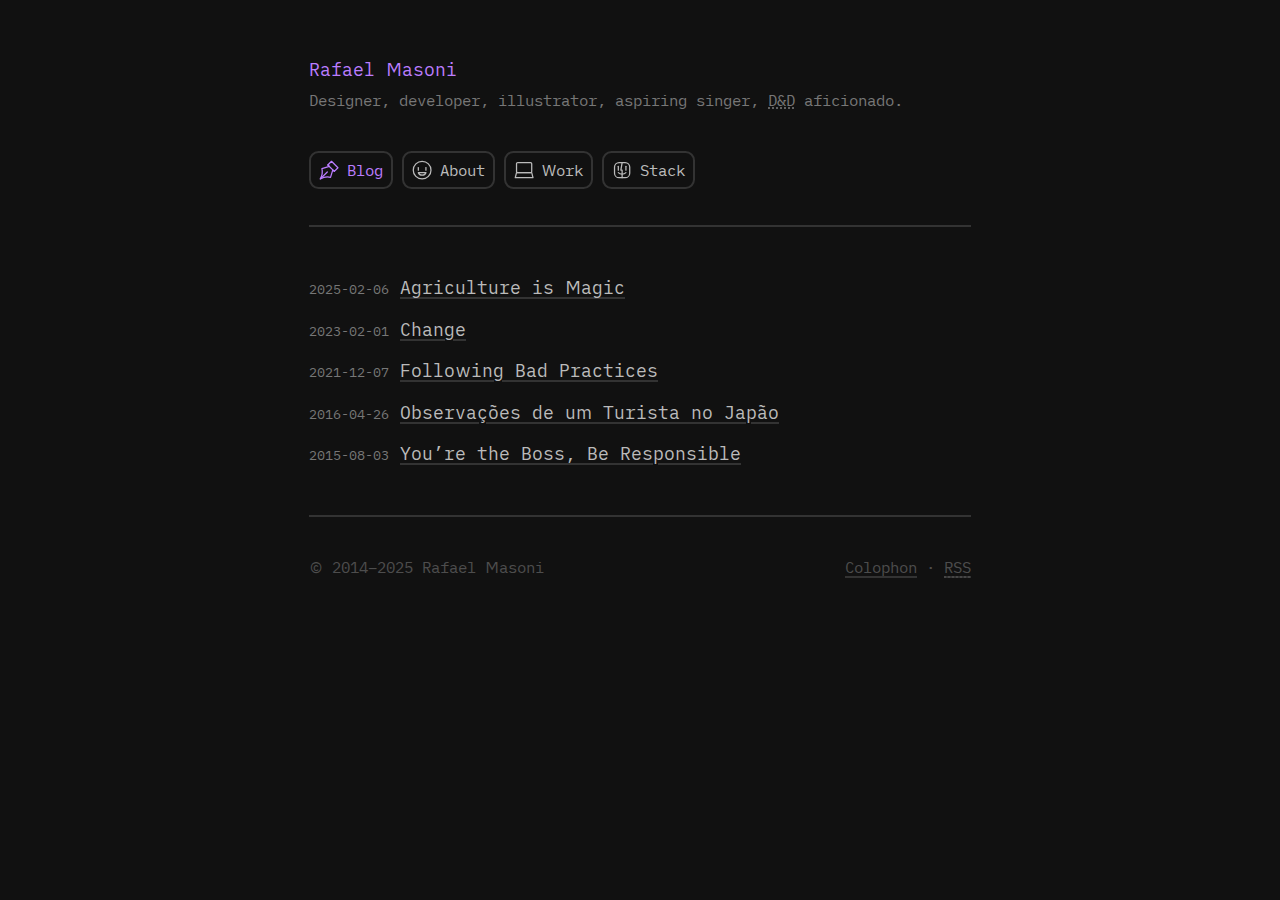
<file: index.html>
<!doctype html>
<html lang="en">
  <head>
    <meta charset="utf-8">
    <meta name="viewport" content="width=device-width, initial-scale=1">

    <meta name="generator" content="AstroNvim">

    <meta name="theme-color" content="#111111">
    <link rel="icon" href="../img/favicon.ico" sizes="32x32">
    <link rel="icon" href="../img/icon.svg" type="image/svg+xml">
    <link rel="apple-touch-icon" href="../img/apple-touch-icon.png">
    <meta property="og:image" content="https://rmasoni.com/img/ograph/index.webp">

    <link rel="alternate" type="application/rss+xml" title="Rafael Masoni’s Blog" href="feed.xml">
    <link rel="me" href="https://mastodon.social/@rmasoni">

    <link rel="stylesheet" href="css/styles.css">

    <title>Rafael Masoni — Designer, developer, illustrator, aspiring singer, D&D aficionado.</title>
  </head>
  <body>

    <header class="site__header">
      <a class="site__title" href="index.html">Rafael Masoni</a>
      <p class="site__tagline">Designer, developer, illustrator, aspiring singer, <abbr title="Dungeons & Dragons">D&D</abbr> aficionado.</p>
      <nav class="site__menu">
        <a class="site__menu-item site__menu-item--active" aria-current="page" href="index.html">
          <svg class="site__menu-icon" viewBox="0 0 16 16">
            <path d="m10.907 7.807-1.794 5.88c-4.109-.991-8.063 1.263-8.063 1.263s2.254-3.954 1.263-8.063l5.88-1.794-1.193-1.193 2.87-2.87 5.1 5.1-2.87 2.87z"/>
            <path d="m1.05 14.95 5.525-5.525"/>
            <path d="m7 3.9 5.1 5.1"/>
          </svg>
          Blog
        </a>
        <a class="site__menu-item" href="about.html">
          <svg class="site__menu-icon" viewBox="0 0 16 16">
            <circle cx="8" cy="8" r="7"/>
            <path d="m5 6v2"/>
            <path d="m11 6v2"/>
            <path d="m5 9.998c1.017 2.686 5.001 2.713 6 .01z"/>
          </svg>
          About
        </a>
        <a class="site__menu-item" href="work.html">
          <svg class="site__menu-icon" viewBox="0 0 16 16">
            <path d="m14 2.948v6.104c0 .523-.425.948-.948.948h-10.104c-.523 0-.948-.425-.948-.948v-6.104c0-.523.425-.948.948-.948h10.104c.523 0 .948.425.948.948z"/><path d="m14 10 1 4h-14l1-4z"/>
          </svg>
          Work
        </a>
        <a class="site__menu-item" href="stack.html">
          <svg class="site__menu-icon" viewBox="0 0 16 16">
            <path d="m14 5.618v4.764c0 1.997-1.621 3.618-3.618 3.618h-4.764c-1.997 0-3.618-1.621-3.618-3.618v-4.764c0-1.997 1.621-3.618 3.618-3.618h4.764c1.997 0 3.618 1.621 3.618 3.618z"/>
            <path d="m5 5v3"/>
            <path d="m11 5v3"/>
            <path d="m8 2-1 6h1v6"/>
            <path d="m5 10c1.484 1.52 4.507 1.493 6 0"/>
          </svg>
          Stack
        </a>
      </nav>
    </header>

    <main class="site__body">
      <ol class="posts__list">
        <li class="posts__item">
          <time class="posts__date" datetime="2025-02-06">2025-02-06</time>
          <a class="posts__title" href="blog/agriculture-is-magic.html">Agriculture is Magic</a>
        </li>
        <li class="posts__item">
          <time class="posts__date" datetime="2023-02-01">2023-02-01</time>
          <a class="posts__title" href="blog/change.html">Change</a>
        </li>
        <li class="posts__item">
          <time class="posts__date" datetime="2021-12-07">2021-12-07</time>
          <a class="posts__title" href="blog/following-bad-practices.html">Following Bad Practices</a>
        </li>
        <li class="posts__item">
          <time class="posts__date" datetime="2016-04-26">2016-04-26</time>
          <a class="posts__title" href="blog/observacoes-de-um-turista-no-japao.html">Observações de um Turista no Japão</a>
        </li>
        <li class="posts__item">
          <time class="posts__date" datetime="2015-08-03">2015-08-03</time>
          <a class="posts__title" href="blog/youre-the-boss-be-responsible.html">You’re the Boss, Be Responsible</a>
        </li>
      </ol>
    </main>

    <footer class="site__footer">
      <p>&copy; <time>2014</time>–<time>2025</time> Rafael Masoni</p>
      <nav class="site__footer-menu">
        <a class="site__footer-link" href="colophon.html">Colophon</a>
        <span aria-hidden="true">&middot;</span>
        <a class="site__footer-link" href="feed.xml"><abbr title="Really Simple Syndication">RSS</abbr></a>
      </nav>
    </footer>

  </body>
</html>
</file>
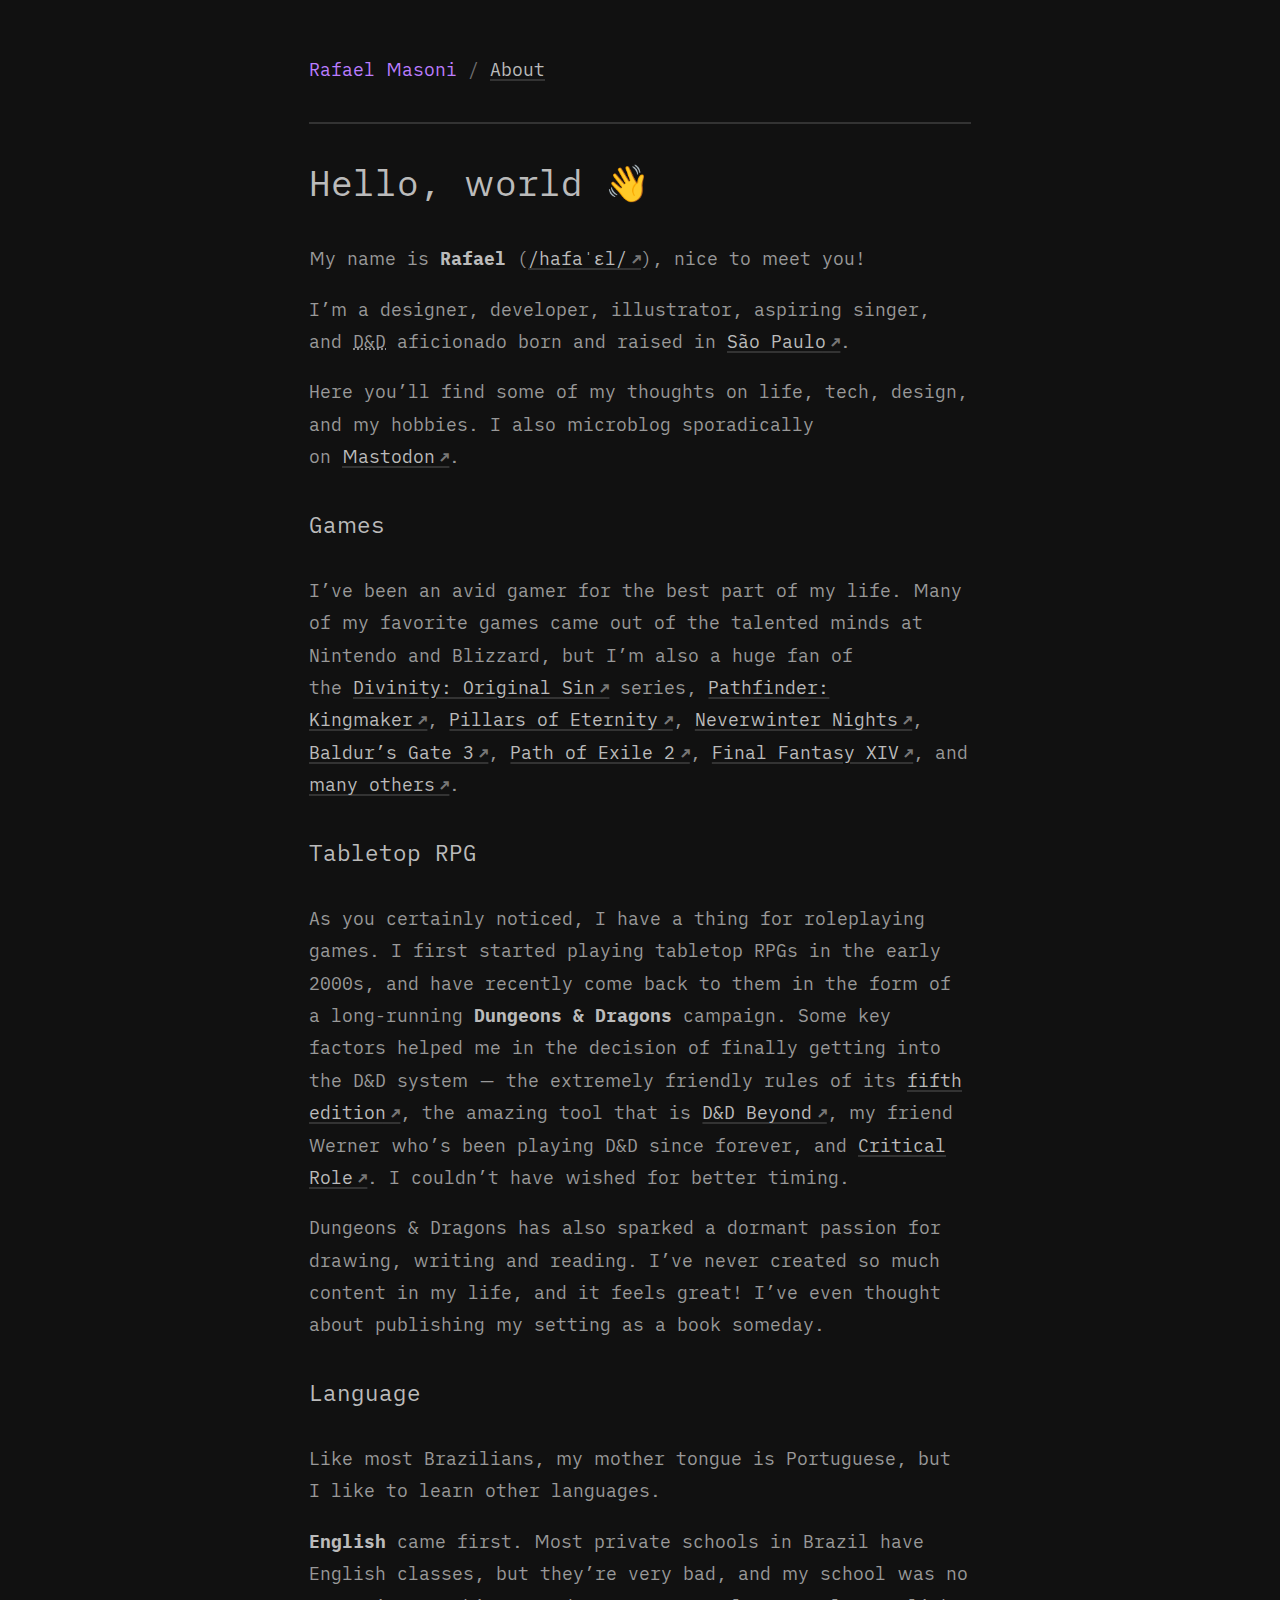
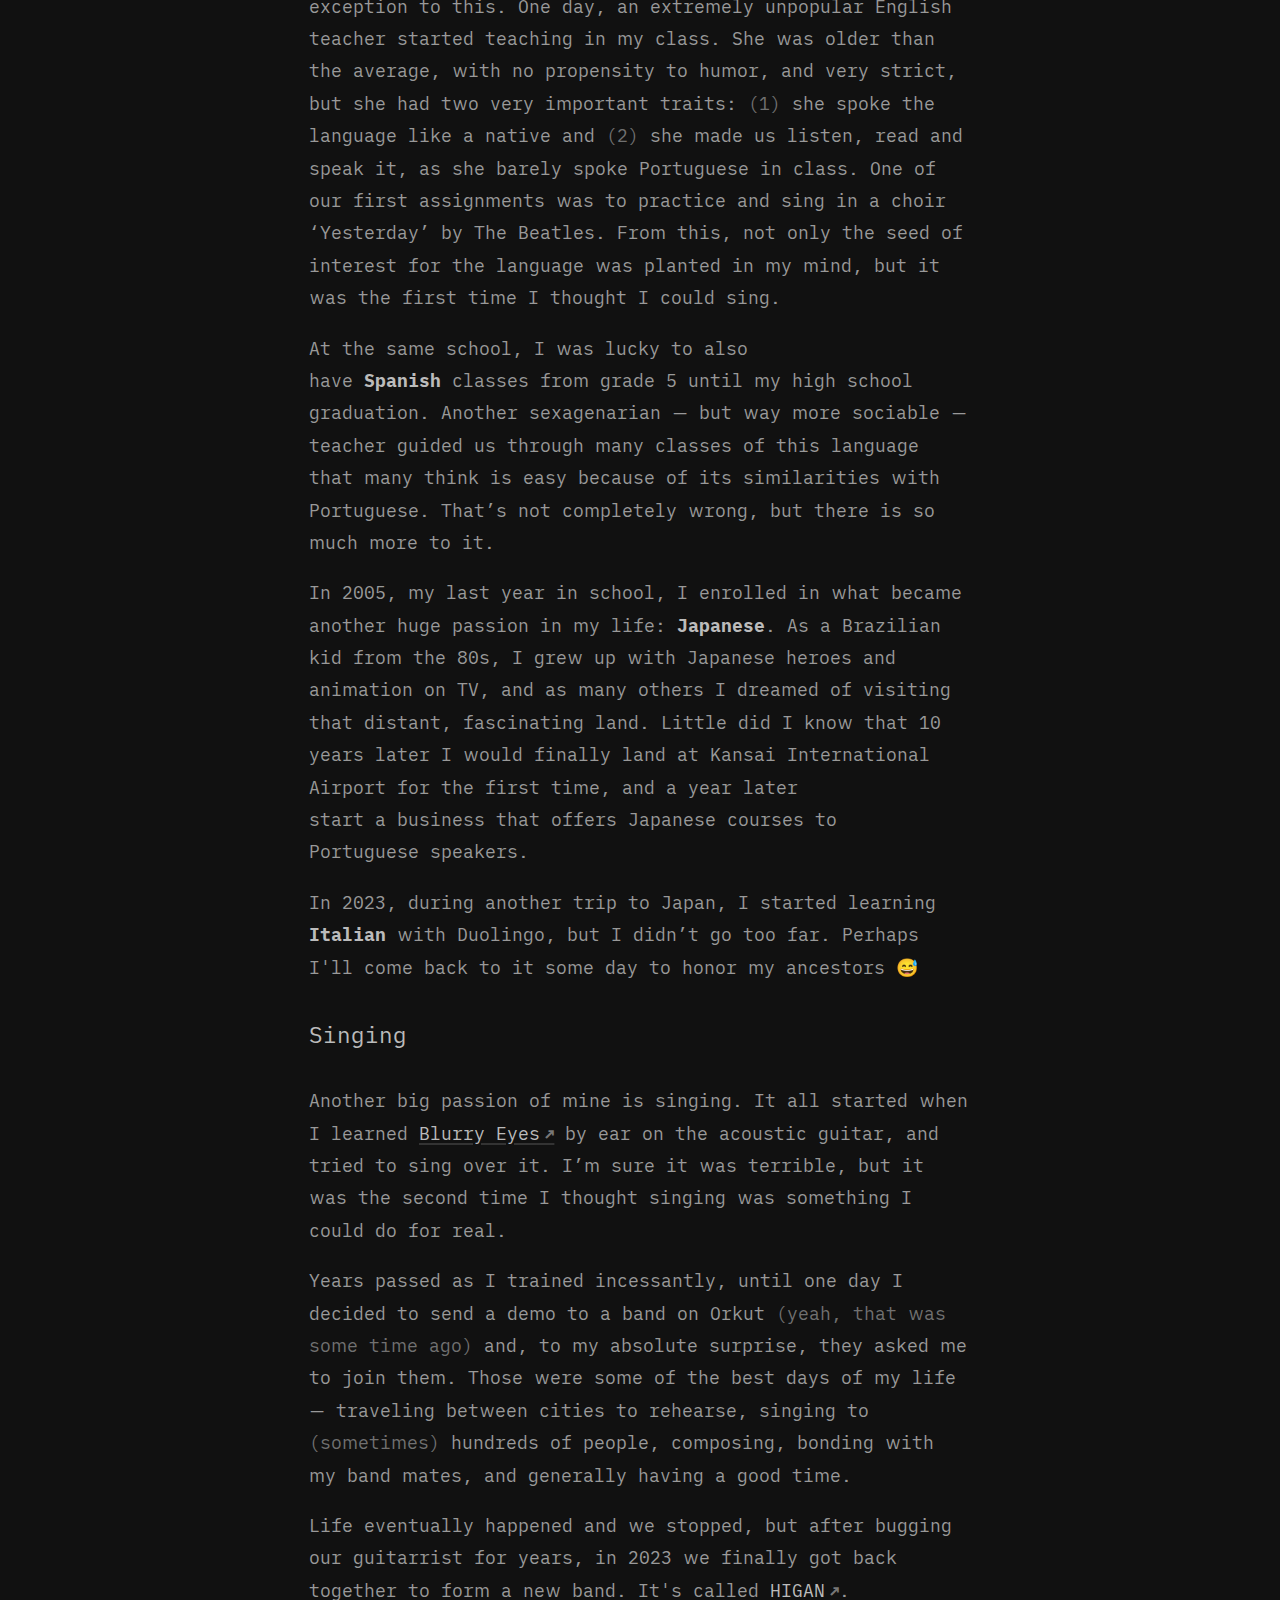
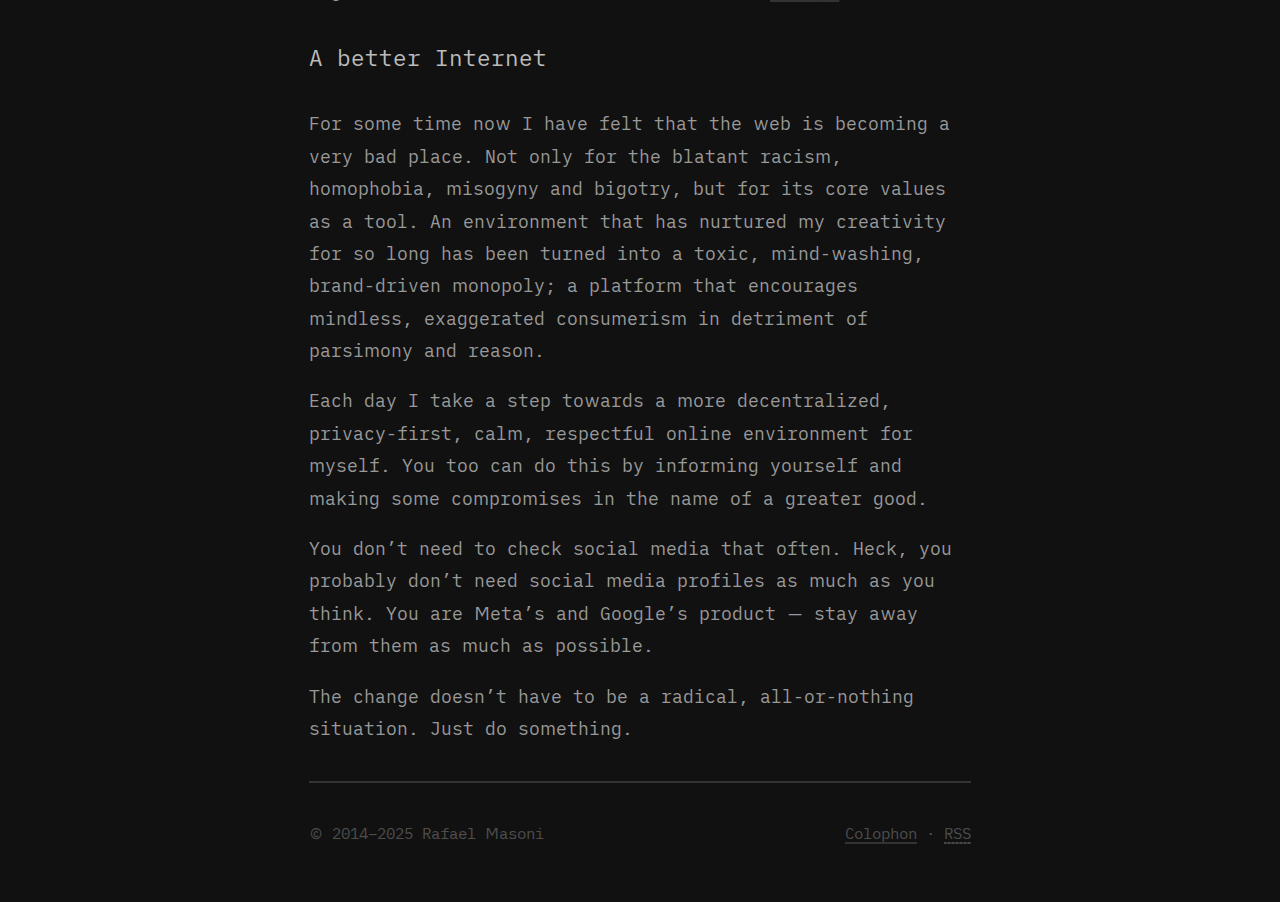
<file: about.html>
<!doctype html>
<html lang="en">
  <head>
    <meta charset="utf-8">
    <meta name="viewport" content="width=device-width, initial-scale=1">

    <meta name="generator" content="AstroNvim">

    <meta name="theme-color" content="#111111">
    <link rel="icon" href="../img/favicon.ico" sizes="32x32">
    <link rel="icon" href="../img/icon.svg" type="image/svg+xml">
    <link rel="apple-touch-icon" href="../img/apple-touch-icon.png">
    <meta property="og:image" content="https://rmasoni.com/img/ograph/about.webp">

    <link rel="alternate" type="application/rss+xml" title="Rafael Masoni’s Blog" href="feed.xml">
    <link rel="me" href="https://mastodon.social/@rmasoni">

    <link rel="stylesheet" href="css/styles.css">

    <title>About | Rafael Masoni</title>
  </head>
  <body>

    <header class="site__header">
      <a class="site__title" href="index.html">Rafael Masoni</a>
      <span class="muted">/</span>
      <a href="about.html">About</a>
    </header>

    <main class="site__body">
      <article class="post">
        <header class="post__header">
          <h1 class="post__title">Hello, world <span role="img" aria-label="hand wave">👋</span></h1>
        </header>
        <section class="post__body">
          <p>My name is <strong>Rafael</strong> (<a href="https://ipa-reader.com/?text=%2Fhafaˈ%C9%9Bl%2F&voice=Ricardo">/hafaˈɛl/</a>), nice to meet you!</p>
          <p>I’m a designer, developer, illustrator, aspiring singer, and <abbr title="Dungeons & Dragons">D&amp;D</abbr> aficionado born and raised in <a href="https://en.wikipedia.org/wiki/São_Paulo">São Paulo</a>.</p>
          <p>Here you’ll find some of my thoughts on life, tech, design, and my hobbies. I also microblog sporadically on <a rel="me" href="https://mastodon.social/@rmasoni">Mastodon</a>.</p>
          <h2>Games</h2>
          <p>I’ve been an avid gamer for the best part of my life. Many of my favorite games came out of the talented minds at Nintendo and Blizzard, but I’m also a huge fan of the <a href="https://divinity.game/">Divinity: Original Sin</a> series, <a href="https://kingmaker.owlcatgames.com/">Pathfinder: Kingmaker</a>, <a href="https://eternity.obsidian.net/">Pillars of Eternity</a>, <a href="https://www.beamdog.com/games/neverwinter-nights-enhanced">Neverwinter Nights</a>, <a href="https://baldursgate3.game">Baldur’s Gate 3</a>, <a href="https://pathofexile2.com">Path of Exile 2</a>, <a href="http://web.finalfantasyxiv.com">Final Fantasy XIV</a>, and <a href="https://steamcommunity.com/id/miriadis/">many others</a>.</p>
          <h2>Tabletop RPG</h2>
          <p>As you certainly noticed, I have a thing for roleplaying games. I first started playing tabletop RPGs in the early 2000s, and have recently come back to them in the form of a long-running <strong>Dungeons &amp; Dragons</strong> campaign. Some key factors helped me in the decision of finally getting into the D&amp;D system — the extremely friendly rules of its <a href="https://www.dndbeyond.com/sources/dnd/free-rules">fifth edition</a>, the amazing tool that is <a href="https://dndbeyond.com/">D&amp;D Beyond</a>, my friend Werner who’s been playing D&amp;D since forever, and <a href="https://critrole.com/">Critical Role</a>. I couldn’t have wished for better timing.</p>
          <p>Dungeons &amp; Dragons has also sparked a dormant passion for drawing, writing and reading. I’ve never created so much content in my life, and it feels great! I’ve even thought about publishing my setting as a book someday.</p>
          <h2>Language</h2>
          <p>Like most Brazilians, my mother tongue is Portuguese, but I like to learn other languages.</p>
          <p><strong>English</strong> came first. Most private schools in Brazil have English classes, but they’re very bad, and my school was no exception to this. One day, an extremely unpopular English teacher started teaching in my class. She was older than the average, with no propensity to humor, and very strict, but she had two very important traits: <span class="muted">(1)</span> she spoke the language like a native and <span class="muted">(2)</span> she made us listen, read and speak it, as she barely spoke Portuguese in class. One of our first assignments was to practice and sing in a choir ‘Yesterday’ by The Beatles. From this, not only the seed of interest for the language was planted in my mind, but it was the first time I thought I could sing.</p>
          <p>At the same school, I was lucky to also have <strong>Spanish</strong> classes from grade 5 until my high school graduation. Another sexagenarian — but way more sociable — teacher guided us through many classes of this language that many think is easy because of its similarities with Portuguese. That’s not completely wrong, but there is so much more to it.</p>
          <p>In 2005, my last year in school, I enrolled in what became another huge passion in my life: <strong>Japanese</strong>. As a Brazilian kid from the 80s, I grew up with Japanese heroes and animation on TV, and as many others I dreamed of visiting that distant, fascinating land. Little did I know that 10 years later I would finally land at Kansai International Airport for the first time, and a year later start a business that offers Japanese courses to Portuguese speakers.</p>
          <p>In 2023, during another trip to Japan, I started learning <strong>Italian</strong> with Duolingo, but I didn’t go too far. Perhaps I'll come back to it some day to honor my ancestors <span role="img" aria-label="grinning face with sweat">😅</span></p>
          <h2>Singing</h2>
          <p>Another big passion of mine is singing. It all started when I learned <a href="https://www.youtube.com/watch?v=RaV8KtB2QTM">Blurry Eyes</a> by ear on the acoustic guitar, and tried to sing over it. I’m sure it was terrible, but it was the second time I thought singing was something I could do for real.</p>
          <p>Years passed as I trained incessantly, until one day I decided to send a demo to a band on Orkut <span class="muted">(yeah, that was some time ago)</span> and, to my absolute surprise, they asked me to join them. Those were some of the best days of my life — traveling between cities to rehearse, singing to <span class="muted">(sometimes)</span> hundreds of people, composing, bonding with my band mates, and generally having a good time.</p>
          <p>Life eventually happened and we stopped, but after bugging our guitarrist for years, in 2023 we finally got back together to form a new band. It's called <a href="https://instagram.com/higan_band">HIGAN</a>.</p>
          <h2>A better Internet</h2>
          <p>For some time now I have felt that the web is becoming a very bad place. Not only for the blatant racism, homophobia, misogyny and bigotry, but for its core values as a tool. An environment that has nurtured my creativity for so long has been turned into a toxic, mind-washing, brand-driven monopoly; a platform that encourages mindless, exaggerated consumerism in detriment of parsimony and reason.</p>
          <p>Each day I take a step towards a more decentralized, privacy-first, calm, respectful online environment for myself. You too can do this by informing yourself and making some compromises in the name of a greater good.</p>
          <p>You don’t need to check social media that often. Heck, you probably don’t need social media profiles as much as you think. You are Meta’s and Google’s product — stay away from them as much as possible.</p>
          <p>The change doesn’t have to be a radical, all-or-nothing situation. Just do something.</p>
        </section>
        <footer class="post__footer">

        </footer>
      </article>
    </main>

    <footer class="site__footer">
      <p>&copy; <time>2014</time>–<time>2025</time> Rafael Masoni</p>
      <nav class="site__footer-menu">
        <a class="site__footer-link" href="colophon.html">Colophon</a>
        <span aria-hidden="true">&middot;</span>
        <a class="site__footer-link" href="feed.xml"><abbr title="Really Simple Syndication">RSS</abbr></a>
      </nav>
    </footer>

  </body>
</html>
</file>
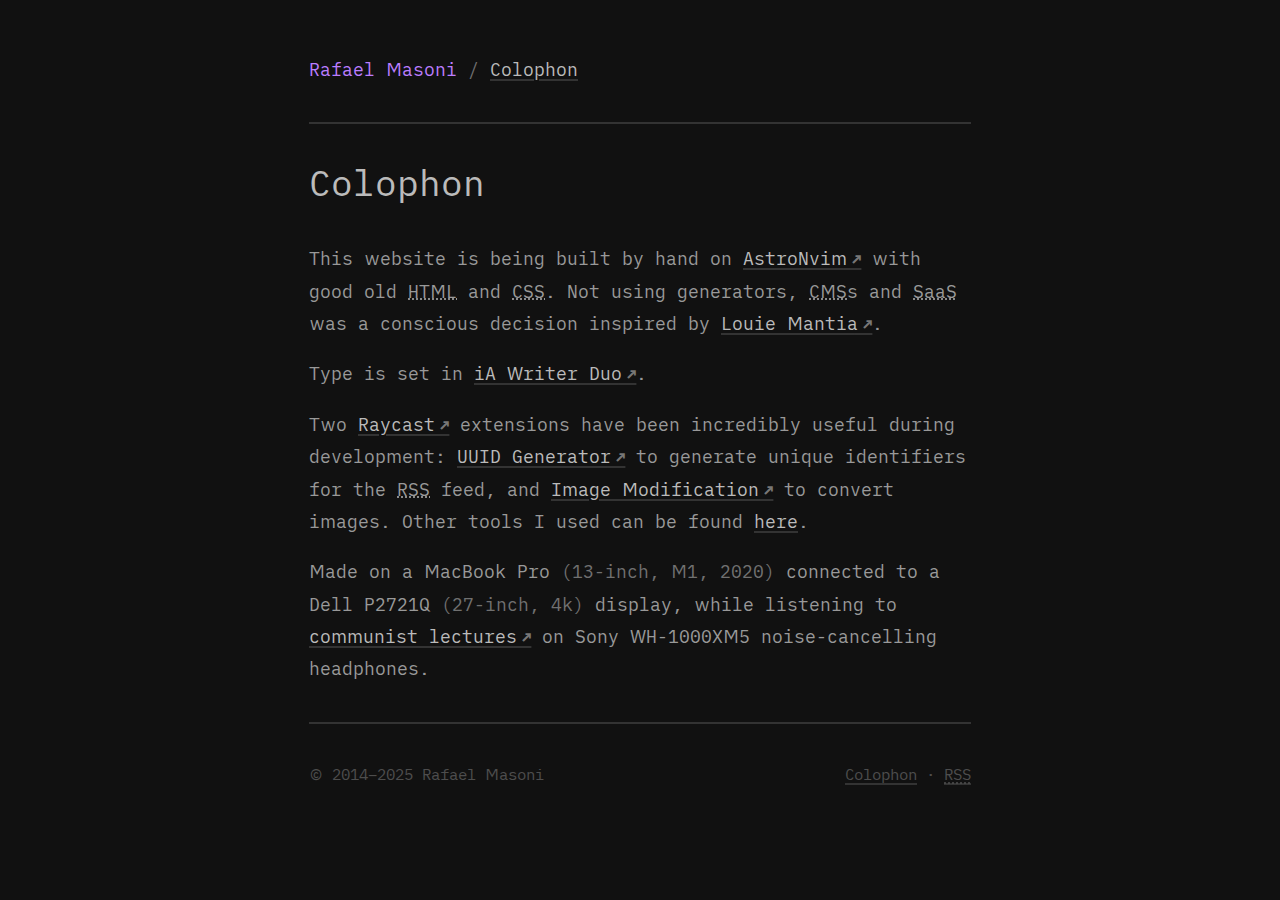
<file: colophon.html>
<!doctype html>
<html lang="en">
  <head>
    <meta charset="utf-8">
    <meta name="viewport" content="width=device-width, initial-scale=1">

    <meta name="generator" content="AstroNvim">

    <meta name="theme-color" content="#111111">
    <link rel="icon" href="../img/favicon.ico" sizes="32x32">
    <link rel="icon" href="../img/icon.svg" type="image/svg+xml">
    <link rel="apple-touch-icon" href="../img/apple-touch-icon.png">
    <meta property="og:image" content="https://rmasoni.com/img/ograph/colophon.webp">

    <link rel="alternate" type="application/rss+xml" title="Rafael Masoni’s Blog" href="feed.xml">
    <link rel="me" href="https://mastodon.social/@rmasoni">

    <link rel="stylesheet" href="css/styles.css">

    <title>Colophon | Rafael Masoni</title>
  </head>
  <body>

    <header class="site__header">
      <a class="site__title" href="index.html">Rafael Masoni</a>
      <span class="muted">/</span>
      <a href="colophon.html">Colophon</a>
    </header>

    <main class="site__body">
      <article class="post">
        <header class="post__header">
          <h1 class="post__title">Colophon</h1>
        </header>
        <section class="post__body">
          <p>This website is being built by hand on <a href="https://astronvim.com">AstroNvim</a> with good old <abbr title="HyperText Markup Language">HTML</abbr> and <abbr title="Cascading Style Sheets">CSS</abbr>. Not using generators, <abbr title="Content Management System">CMS</abbr>s and <abbr title="Software as a Service">SaaS</abbr> was a conscious decision inspired by <a href="https://lmnt.me/blog/make-a-damn-website.html">Louie Mantia</a>.</p>
          <p>Type is set in <a href="https://ia.net/topics/a-typographic-christmas">iA Writer Duo</a>.</p>
          <p>Two <a href="https://www.raycast.com">Raycast</a> extensions have been incredibly useful during development: <a href="https://www.raycast.com/jmaeso/uuid-generator">UUID Generator</a> to generate unique identifiers for the <abbr title="Really Simple Syndication">RSS</abbr> feed, and <a href="https://www.raycast.com/HelloImSteven/sips">Image Modification</a> to convert images. Other tools I used can be found <a href="stack.html">here</a>.</p>
          <p>Made on a MacBook Pro <span class="muted">(13-inch, M1, 2020)</span> connected to a Dell P2721Q <span class="muted">(27-inch, 4k)</span> display, while listening to <a href="https://www.youtube.com/watch?v=HMgG3KwkJnw">communist lectures</a> on Sony WH-1000XM5 noise-cancelling headphones.</p>
        </section>
        <footer class="post__footer">

        </footer>
      </article>
    </main>

    <footer class="site__footer">
      <p>&copy; <time>2014</time>–<time>2025</time> Rafael Masoni</p>
      <nav class="site__footer-menu">
        <a class="site__footer-link" href="colophon.html">Colophon</a>
        <span aria-hidden="true">&middot;</span>
        <a class="site__footer-link" href="feed.xml"><abbr title="Really Simple Syndication">RSS</abbr></a>
      </nav>
    </footer>

  </body>
</html>
</file>
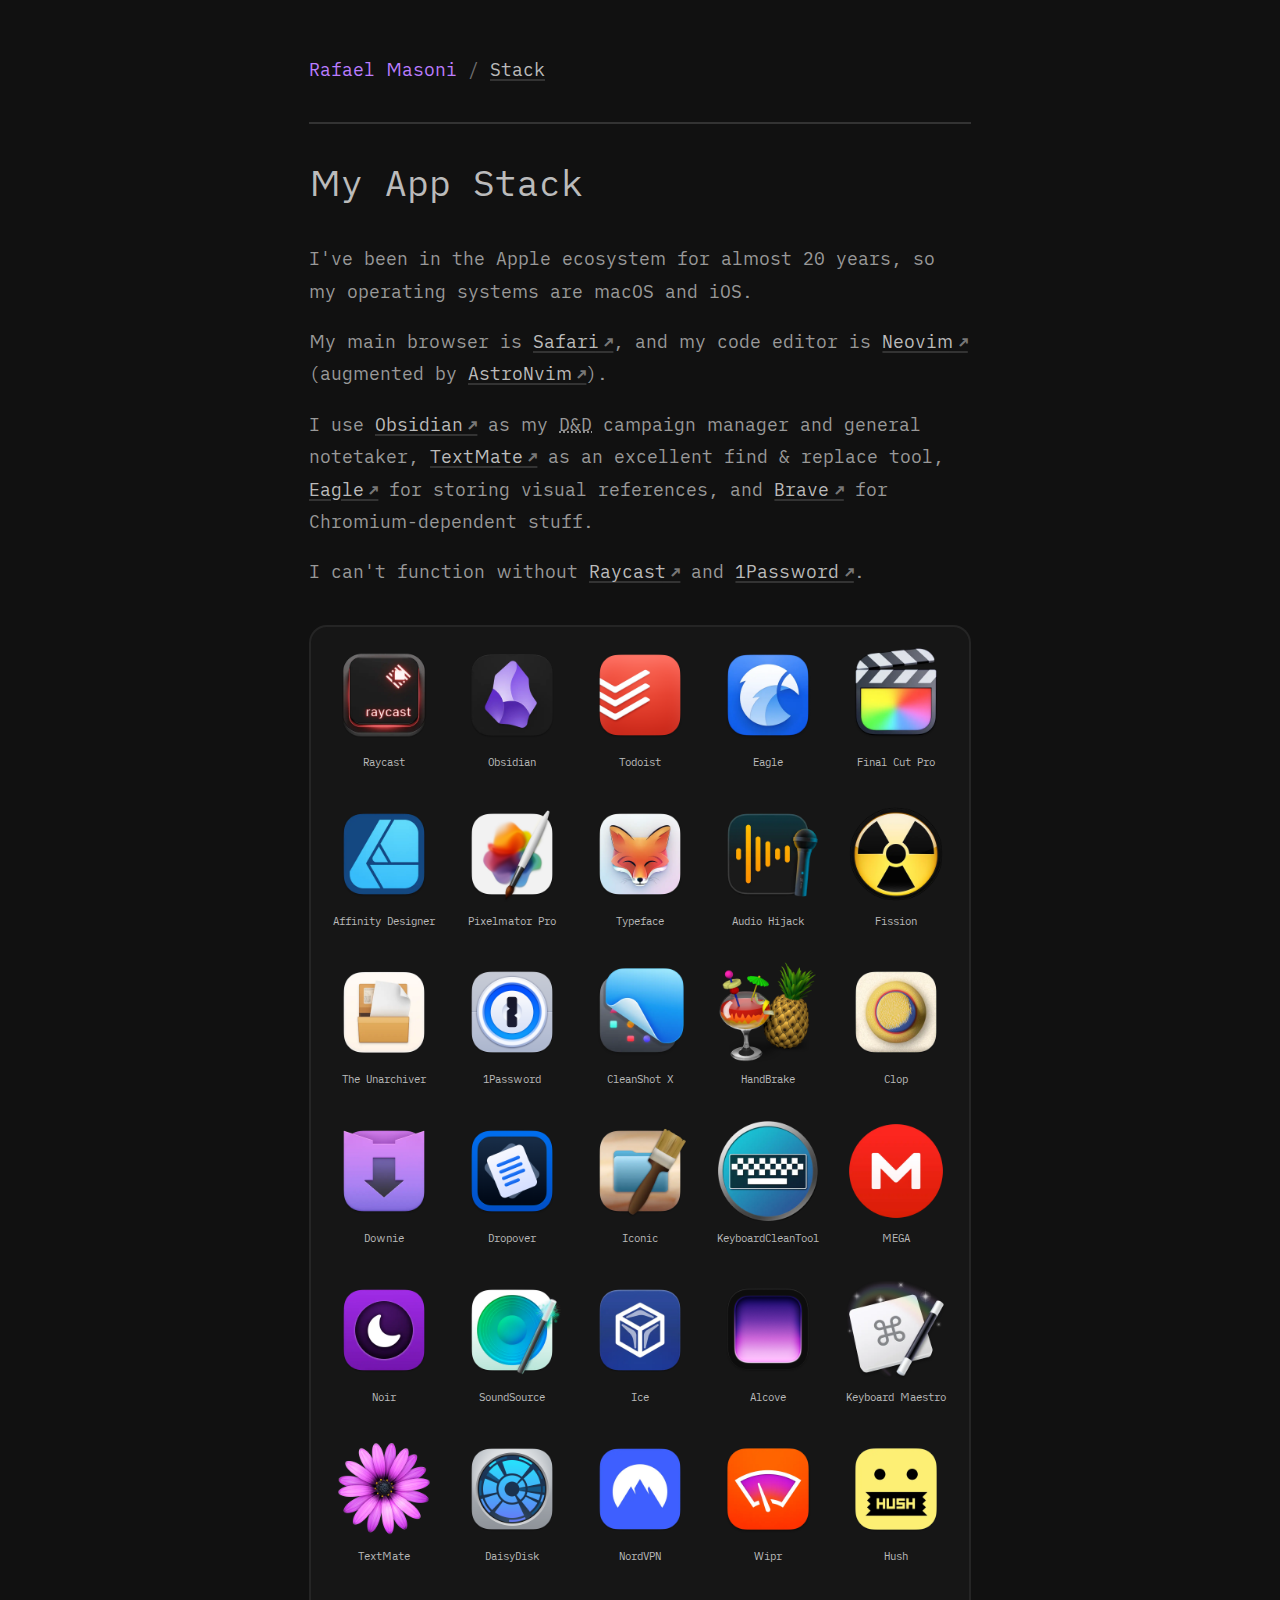
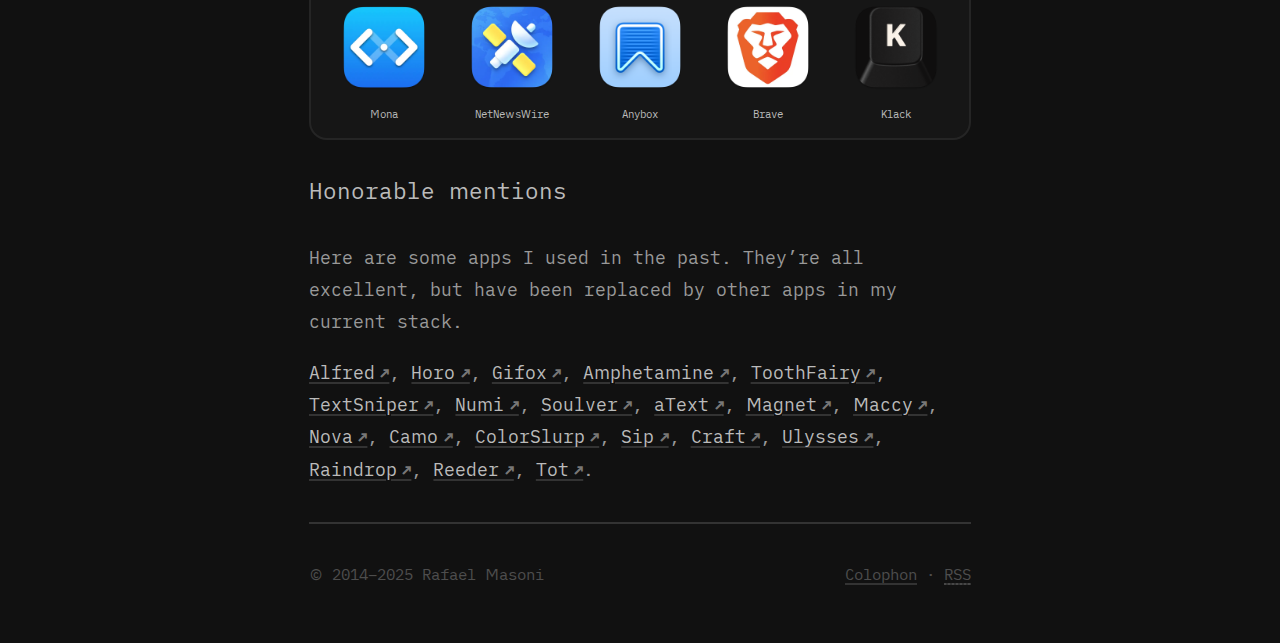
<file: stack.html>
<!doctype html>
<html lang="en">
  <head>
    <meta charset="utf-8">
    <meta name="viewport" content="width=device-width, initial-scale=1">

    <meta name="generator" content="AstroNvim">

    <meta name="theme-color" content="#111111">
    <link rel="icon" href="../img/favicon.ico" sizes="32x32">
    <link rel="icon" href="../img/icon.svg" type="image/svg+xml">
    <link rel="apple-touch-icon" href="../img/apple-touch-icon.png">
    <meta property="og:image" content="https://rmasoni.com/img/ograph/stack.webp">

    <link rel="alternate" type="application/rss+xml" title="Rafael Masoni’s Blog" href="feed.xml">
    <link rel="me" href="https://mastodon.social/@rmasoni">

    <link rel="stylesheet" href="css/styles.css">

    <title>My App Stack | Rafael Masoni</title>
  </head>
  <body>

    <header class="site__header">
      <a class="site__title" href="index.html">Rafael Masoni</a>
      <span class="muted">/</span>
      <a href="stack.html">Stack</a>
    </header>

    <main class="site__body">
      <article class="post">
        <header class="post__header">
          <h1 class="post__title">My App Stack</h1>
        </header>
        <section class="post__body">
          <p>I've been in the Apple ecosystem for almost 20 years, so my operating systems are macOS and iOS.</p>
          <p>My main browser is <a target="_blank" href="https://www.apple.com/safari/">Safari</a>, and my code editor is <a target="_blank" href="https://neovim.io">Neovim</a> (augmented by <a target="_blank" href="https://astronvim.com">AstroNvim</a>).</p>
          <p>I use <a target="_blank" href="https://obsidian.md">Obsidian</a> as my <abbr title="Dungeons & Dragons">D&D</abbr> campaign manager and general notetaker, <a target="_blank" href="https://macromates.com">TextMate</a> as an excellent find & replace tool, <a href="https://eagle.cool">Eagle</a> for storing visual references, and <a target="_blank" href="https://brave.com">Brave</a> for Chromium-dependent stuff.</p>
          <p>I can't function without <a target="_blank" href="https://raycast.com">Raycast</a> and <a target="_blank" href="https://1password.com">1Password</a>.</p>

          <ul class="app__list">
            <li class="app__item">
              <a class="app__link" target="_blank" href="https://raycast.com">
                <img class="app__icon" src="img/stack/raycast.webp" alt="" loading="lazy" width="100px">
                <span class="app__name">Raycast</span>
              </a>
            </li>
            <li class="app__item">
              <a class="app__link" target="_blank" href="https://obsidian.md">
                <img class="app__icon" src="img/stack/obsidian.webp" alt="" loading="lazy" width="100px">
                <span class="app__name">Obsidian</span>
              </a>
            </li>
            <li class="app__item">
              <a class="app__link" target="_blank" href="https://todoist.com">
                <img class="app__icon" src="img/stack/todoist.webp" alt="" loading="lazy" width="100px">
                <span class="app__name">Todoist</span>
              </a>
            </li>
            <li class="app__item">
              <a class="app__link" target="_blank" href="https://eagle.cool">
                <img class="app__icon" src="img/stack/eagle.webp" alt="" loading="lazy" width="100px">
                <span class="app__name">Eagle</span>
              </a>
            </li>
            <li class="app__item">
              <a class="app__link" target="_blank" href="https://www.apple.com/final-cut-pro/">
                <img class="app__icon" src="img/stack/final-cut-pro.webp" alt="" loading="lazy" width="100px">
                <span class="app__name">Final Cut Pro</span>
              </a>
            </li>
            <li class="app__item">
              <a class="app__link" target="_blank" href="https://affinity.serif.com/en-us/designer/">
                <img class="app__icon" src="img/stack/affinity-designer.webp" alt="" loading="lazy" width="100px">
                <span class="app__name">Affinity Designer</span>
              </a>
            </li>
            <li class="app__item">
              <a class="app__link" target="_blank" href="https://www.pixelmator.com/pro/">
                <img class="app__icon" src="img/stack/pixelmator-pro.webp" alt="" loading="lazy" width="100px">
                <span class="app__name">Pixelmator Pro</span>
              </a>
            </li>
            <li class="app__item">
              <a class="app__link" target="_blank" href="https://typefaceapp.com">
                <img class="app__icon" src="img/stack/typeface.webp" alt="" loading="lazy" width="100px">
                <span class="app__name">Typeface</span>
              </a>
            </li>
            <li class="app__item">
              <a class="app__link" target="_blank" href="https://rogueamoeba.com/audiohijack/">
                <img class="app__icon" src="img/stack/audio-hijack.webp" alt="" loading="lazy" width="100px">
                <span class="app__name">Audio Hijack</span>
              </a>
            </li>
            <li class="app__item">
              <a class="app__link" target="_blank" href="https://rogueamoeba.com/fission/">
                <img class="app__icon" src="img/stack/fission.webp" alt="" loading="lazy" width="100px">
                <span class="app__name">Fission</span>
              </a>
            </li>
            <li class="app__item">
              <a class="app__link" target="_blank" href="https://theunarchiver.com">
                <img class="app__icon" src="img/stack/unarchiver.webp" alt="" loading="lazy" width="100px">
                <span class="app__name">The Unarchiver</span>
              </a>
            </li>
            <li class="app__item">
              <a class="app__link" target="_blank" href="https://1password.com">
                <img class="app__icon" src="img/stack/1password.webp" alt="" loading="lazy" width="100px">
                <span class="app__name">1Password</span>
              </a>
            </li>
            <li class="app__item">
              <a class="app__link" target="_blank" href="https://cleanshot.com">
                <img class="app__icon" src="img/stack/cleanshot-x.webp" alt="" loading="lazy" width="100px">
                <span class="app__name">CleanShot X</span>
              </a>
            </li>
            <li class="app__item">
              <a class="app__link" target="_blank" href="https://handbrake.fr">
                <img class="app__icon" src="img/stack/handbrake.webp" alt="" loading="lazy" width="100px">
                <span class="app__name">HandBrake</span>
              </a>
            </li>
            <li class="app__item">
              <a class="app__link" target="_blank" href="https://lowtechguys.com/clop/">
                <img class="app__icon" src="img/stack/clop.webp" alt="" loading="lazy" width="100px">
                <span class="app__name">Clop</span>
              </a>
            </li>
            <li class="app__item">
              <a class="app__link" target="_blank" href="https://software.charliemonroe.net/downie/">
                <img class="app__icon" src="img/stack/downie.webp" alt="" loading="lazy" width="100px">
                <span class="app__name">Downie</span>
              </a>
            </li>
            <li class="app__item">
              <a class="app__link" target="_blank" href="https://dropoverapp.com">
                <img class="app__icon" src="img/stack/dropover.webp" alt="" loading="lazy" width="100px">
                <span class="app__name">Dropover</span>
              </a>
            </li>
            <li class="app__item">
              <a class="app__link" target="_blank" href="https://apps.apple.com/sg/app/iconic/id1582751983?mt=12">
                <img class="app__icon" src="img/stack/iconic.webp" alt="" loading="lazy" width="100px">
                <span class="app__name">Iconic</span>
              </a>
            </li>
            <li class="app__item">
              <a class="app__link" target="_blank" href="https://folivora.ai/keyboardcleantool/">
                <img class="app__icon" src="img/stack/keyboardcleantool.webp" alt="" loading="lazy" width="100px">
                <span class="app__name">KeyboardCleanTool</span>
              </a>
            </li>
            <li class="app__item">
              <a class="app__link" target="_blank" href="https://mega.io/storage">
                <img class="app__icon" src="img/stack/mega.webp" alt="" loading="lazy" width="100px">
                <span class="app__name">MEGA</span>
              </a>
            </li>
            <li class="app__item">
              <a class="app__link" target="_blank" href="https://getnoir.app/faq">
                <img class="app__icon" src="img/stack/noir.webp" alt="" loading="lazy" width="100px">
                <span class="app__name">Noir</span>
              </a>
            </li>
            <li class="app__item">
              <a class="app__link" target="_blank" href="https://rogueamoeba.com/soundsource/">
                <img class="app__icon" src="img/stack/soundsource.webp" alt="" loading="lazy" width="100px">
                <span class="app__name">SoundSource</span>
              </a>
            </li>
            <li class="app__item">
              <a class="app__link" target="_blank" href="https://icemenubar.app">
                <img class="app__icon" src="img/stack/ice.webp" alt="" loading="lazy" width="100px">
                <span class="app__name">Ice</span>
              </a>
            </li>
            <li class="app__item">
              <a class="app__link" target="_blank" href="https://tryalcove.com">
                <img class="app__icon" src="img/stack/alcove.webp" alt="" loading="lazy" width="100px">
                <span class="app__name">Alcove</span>
              </a>
            </li>
            <li class="app__item">
              <a class="app__link" target="_blank" href="https://www.keyboardmaestro.com/">
                <img class="app__icon" src="img/stack/keyboard-maestro.webp" alt="" loading="lazy" width="100px">
                <span class="app__name">Keyboard Maestro</span>
              </a>
            </li>
            <li class="app__item">
              <a class="app__link" target="_blank" href="https://macromates.com">
                <img class="app__icon" src="img/stack/textmate.webp" alt="" loading="lazy" width="100px">
                <span class="app__name">TextMate</span>
              </a>
            </li>
            <li class="app__item">
              <a class="app__link" target="_blank" href="https://daisydiskapp.com">
                <img class="app__icon" src="img/stack/daisydisk.webp" alt="" loading="lazy" width="100px">
                <span class="app__name">DaisyDisk</span>
              </a>
            </li>
            <li class="app__item">
              <a class="app__link" target="_blank" href="https://nordvpn.com">
                <img class="app__icon" src="img/stack/nordvpn.webp" alt="" loading="lazy" width="100px">
                <span class="app__name">NordVPN</span>
              </a>
            </li>
            <li class="app__item">
              <a class="app__link" target="_blank" href="https://kaylees.site/wipr2.html">
                <img class="app__icon" src="img/stack/wipr.webp" alt="" loading="lazy" width="100px">
                <span class="app__name">Wipr</span>
              </a>
            </li>
            <li class="app__item">
              <a class="app__link" target="_blank" href="https://oblador.github.io/hush/">
                <img class="app__icon" src="img/stack/hush.webp" alt="" loading="lazy" width="100px">
                <span class="app__name">Hush</span>
              </a>
            </li>
            <li class="app__item">
              <a class="app__link" target="_blank" href="https://getmona.app">
                <img class="app__icon" src="img/stack/mona.webp" alt="" loading="lazy" width="100px">
                <span class="app__name">Mona</span>
              </a>
            </li>
            <li class="app__item">
              <a class="app__link" target="_blank" href="https://netnewswire.com">
                <img class="app__icon" src="img/stack/netnewswire.webp" alt="" loading="lazy" width="100px">
                <span class="app__name">NetNewsWire</span>
              </a>
            </li>
            <li class="app__item">
              <a class="app__link" target="_blank" href="https://anybox.app">
                <img class="app__icon" src="img/stack/anybox.webp" alt="" loading="lazy" width="100px">
                <span class="app__name">Anybox</span>
              </a>
            </li>
            <li class="app__item">
              <a class="app__link" target="_blank" href="https://brave.com">
                <img class="app__icon" src="img/stack/brave.webp" alt="" loading="lazy" width="100px">
                <span class="app__name">Brave</span>
              </a>
            </li>
            <li class="app__item">
              <a class="app__link" target="_blank" href="https://tryklack.com">
                <img class="app__icon" src="img/stack/klack.webp" alt="" loading="lazy" width="100px">
                <span class="app__name">Klack</span>
              </a>
            </li>
          </ul>
          <h2>Honorable mentions</h2>
          <p>Here are some apps I used in the past. They’re all excellent, but have been replaced by other apps in my current stack.</p>
          <p><a target="_blank" href="https://www.alfredapp.com">Alfred</a>, <a target="_blank" href="https://matthewpalmer.net/horo-free-timer-mac/">Horo</a>, <a target="_blank" href="https://gifox.app">Gifox</a>, <a target="_blank" href="https://apps.apple.com/in/app/amphetamine/id937984704?mt=12">Amphetamine</a>, <a target="_blank" href="https://c-command.com/toothfairy/">ToothFairy</a>, <a target="_blank" href="https://www.textsniper.app">TextSniper</a>, <a target="_blank" href="https://numi.app">Numi</a>, <a href="https://soulver.app">Soulver</a>, <a target="_blank" href="https://trankynam.com/atext/">aText</a>, <a target="_blank" href="https://magnet.crowdcafe.com">Magnet</a>, <a target="_blank" href="https://maccy.app">Maccy</a>, <a target="_blank" href="https://nova.app">Nova</a>, <a target="_blank" href="https://duckduckgo.com/?q=camo+app&t=osx&ia=web">Camo</a>, <a target="_blank" href="https://colorslurp.com">ColorSlurp</a>, <a target="_blank" href="https://sipapp.io">Sip</a>, <a target="_blank" href="https://www.craft.do">Craft</a>, <a target="_blank" href="https://ulysses.app">Ulysses</a>, <a target="_blank" href="https://raindrop.io">Raindrop</a>, <a target="_blank" href="https://www.reederapp.com">Reeder</a>, <a target="_blank" href="https://tot.rocks">Tot</a>.</p>
        </section>
        <footer class="post__footer">

        </footer>
      </article>
    </main>

    <footer class="site__footer">
      <p>&copy; <time>2014</time>–<time>2025</time> Rafael Masoni</p>
      <nav class="site__footer-menu">
        <a class="site__footer-link" href="colophon.html">Colophon</a>
        <span aria-hidden="true">&middot;</span>
        <a class="site__footer-link" href="feed.xml"><abbr title="Really Simple Syndication">RSS</abbr></a>
      </nav>
    </footer>

  </body>
</html>
</file>
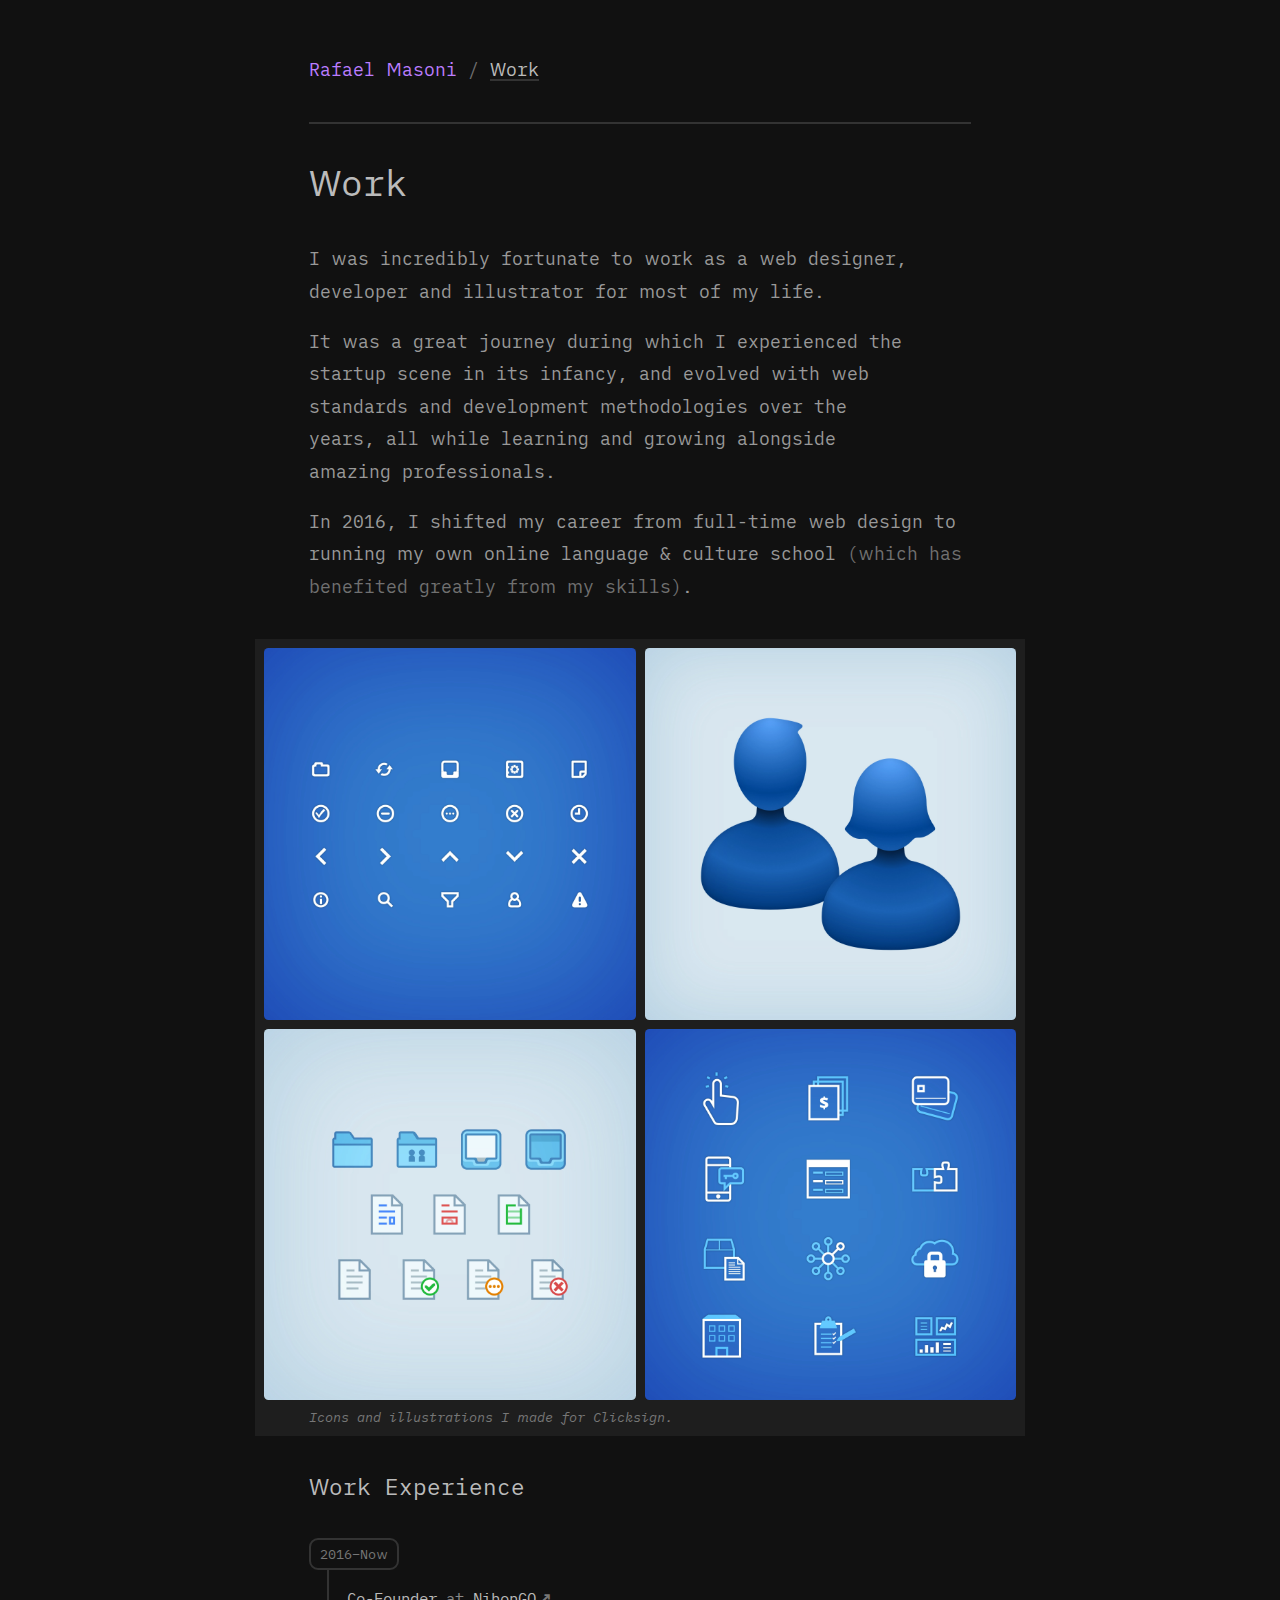
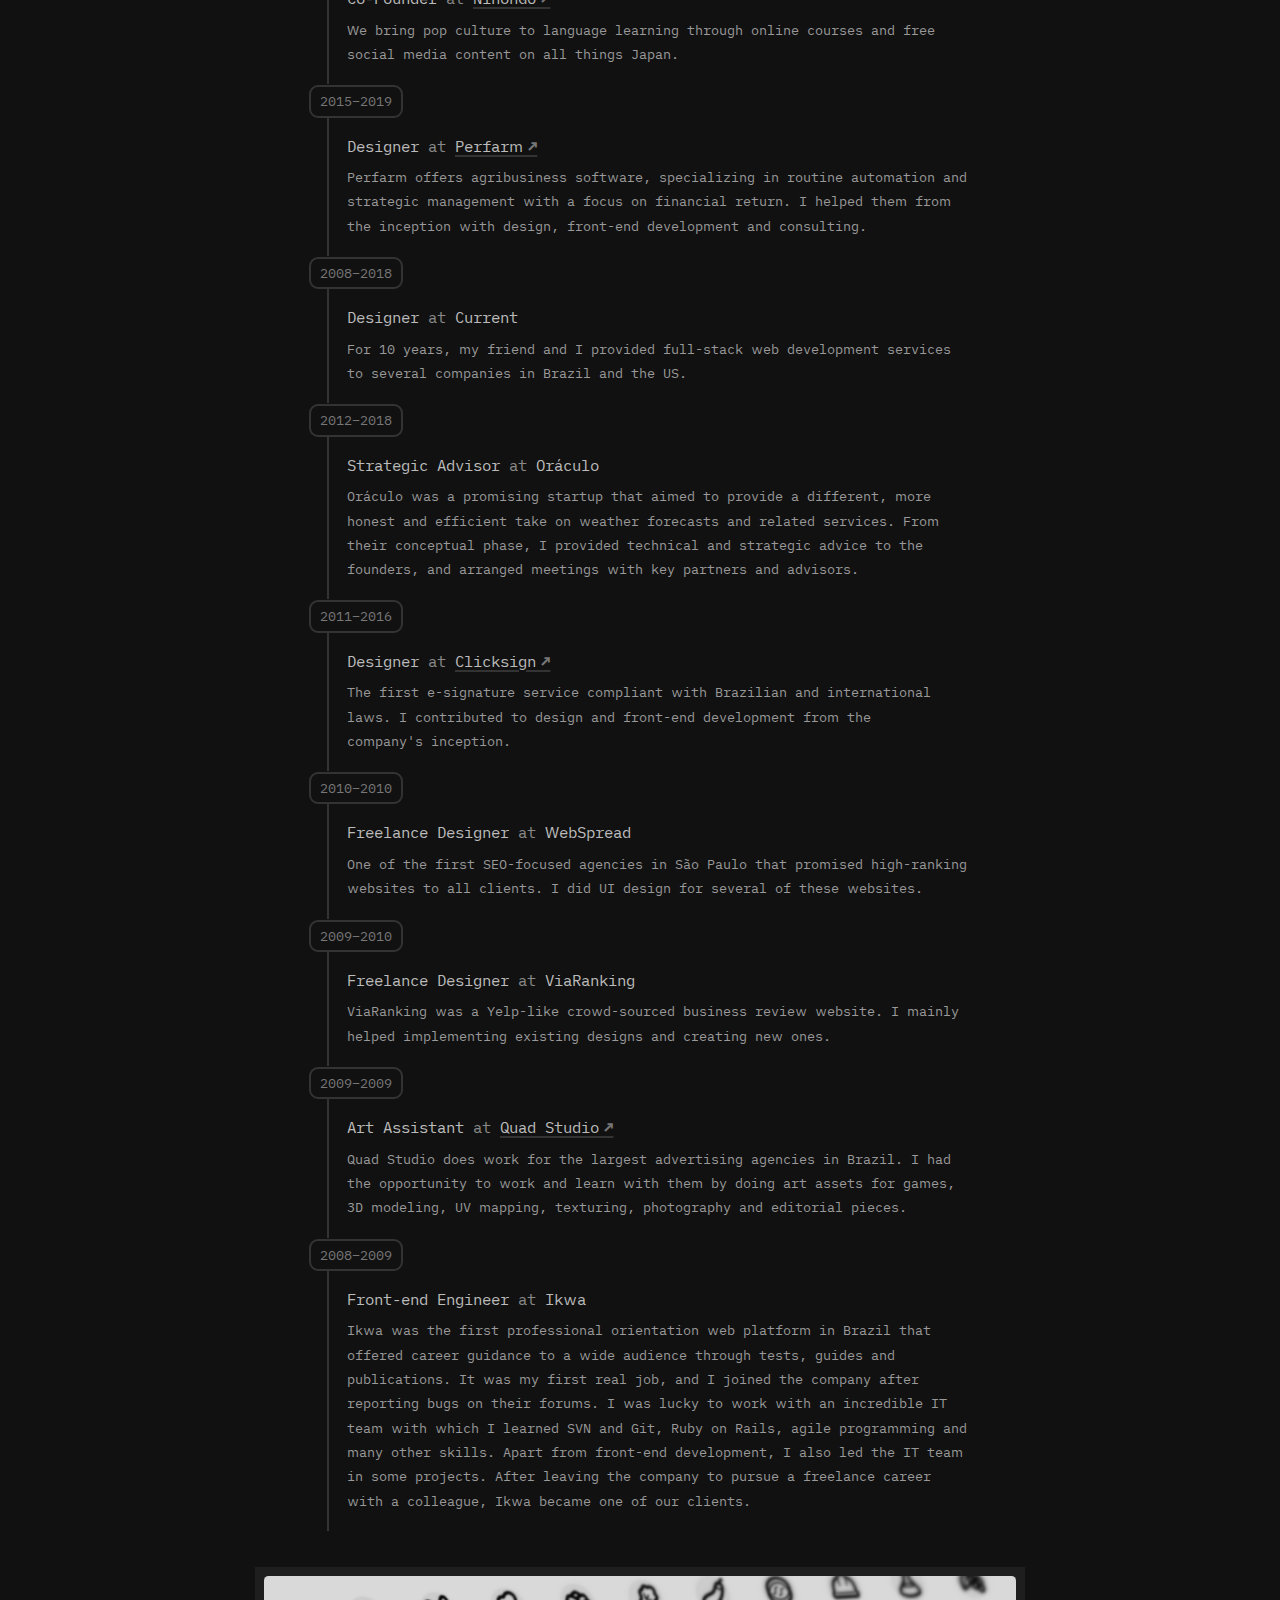
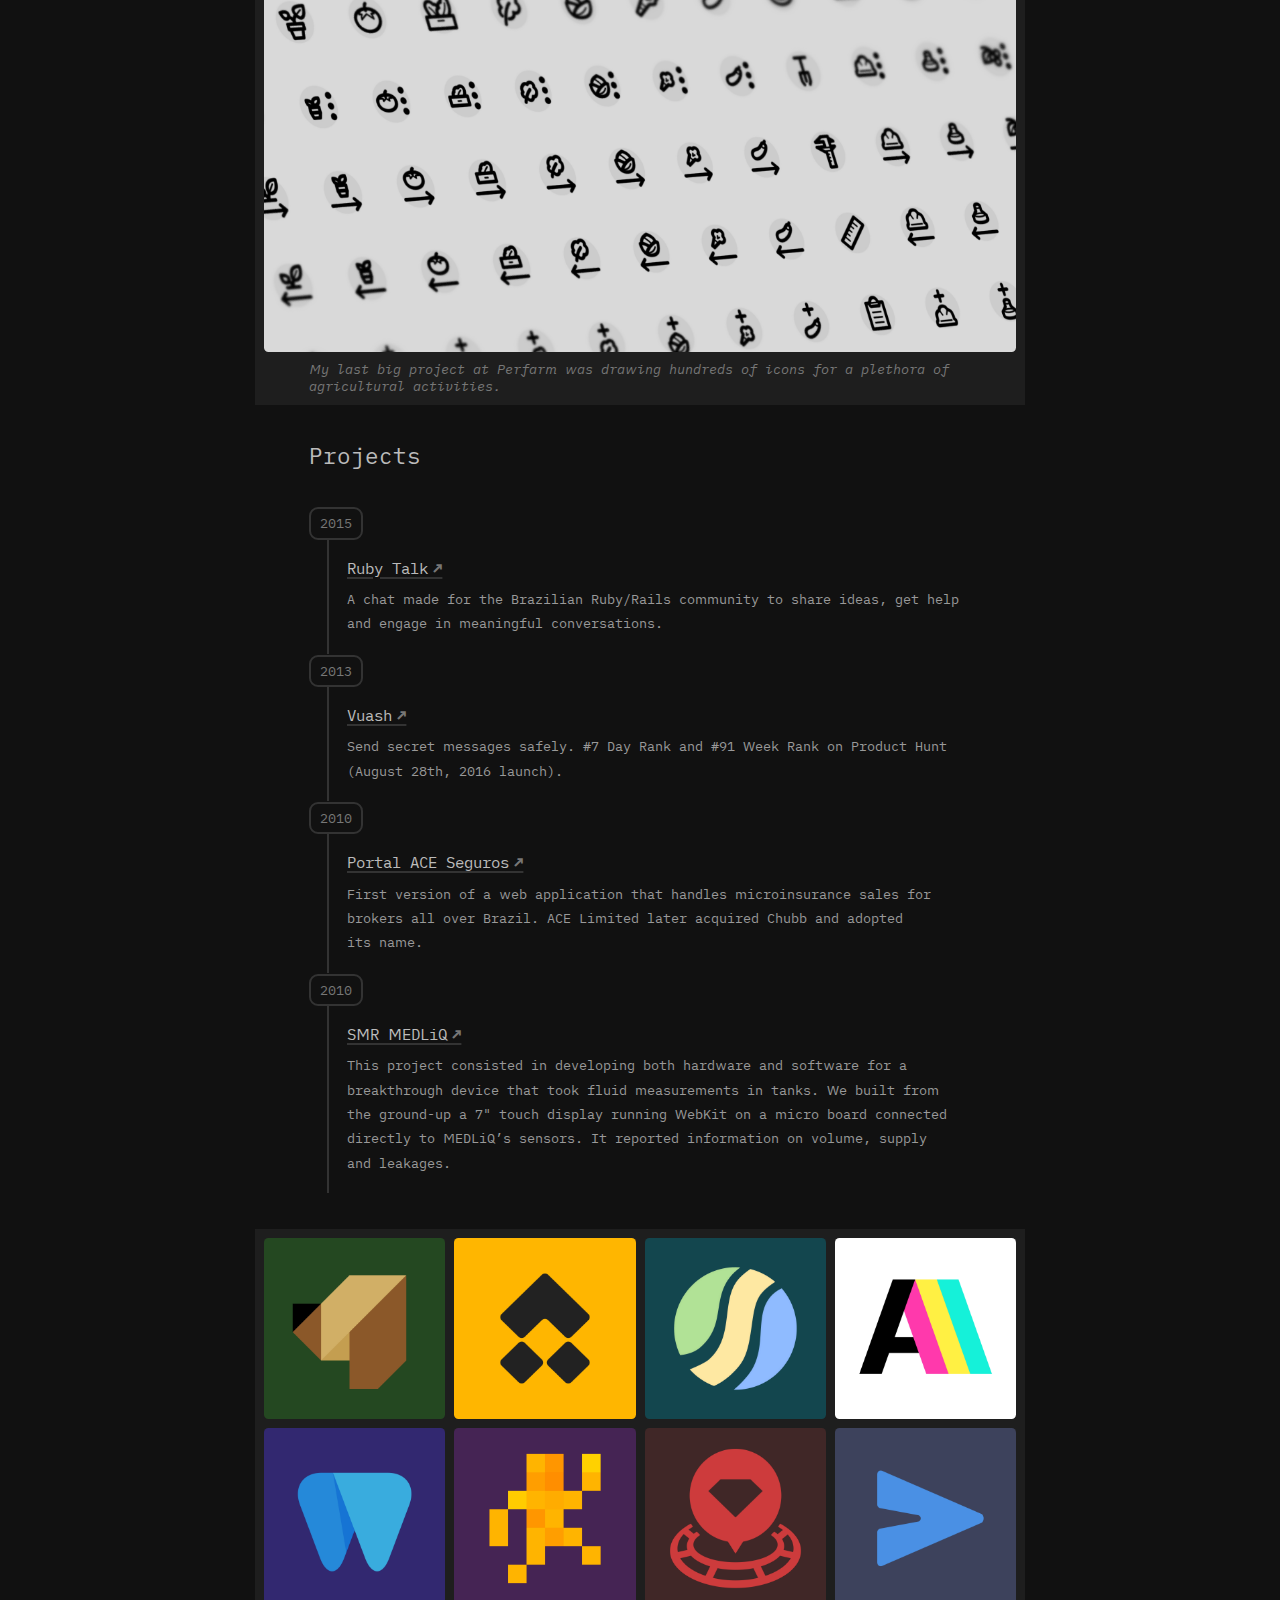
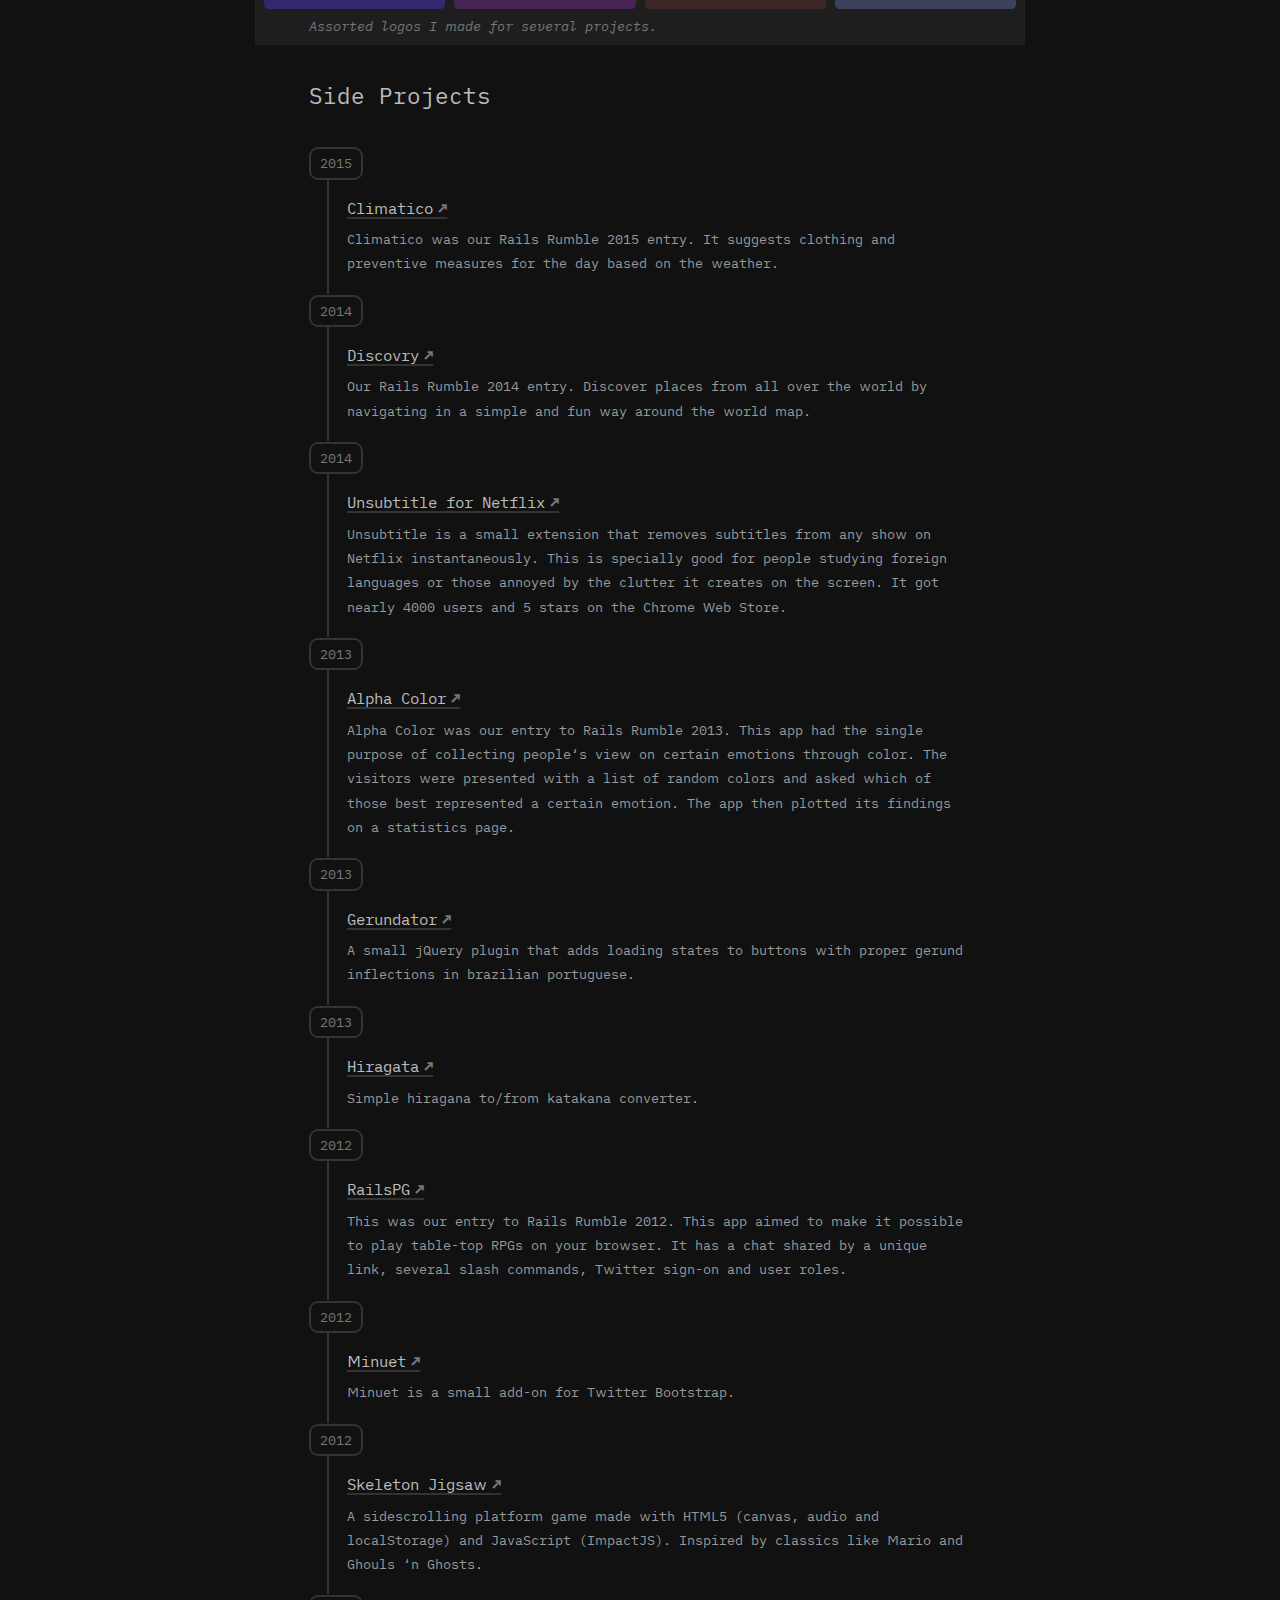
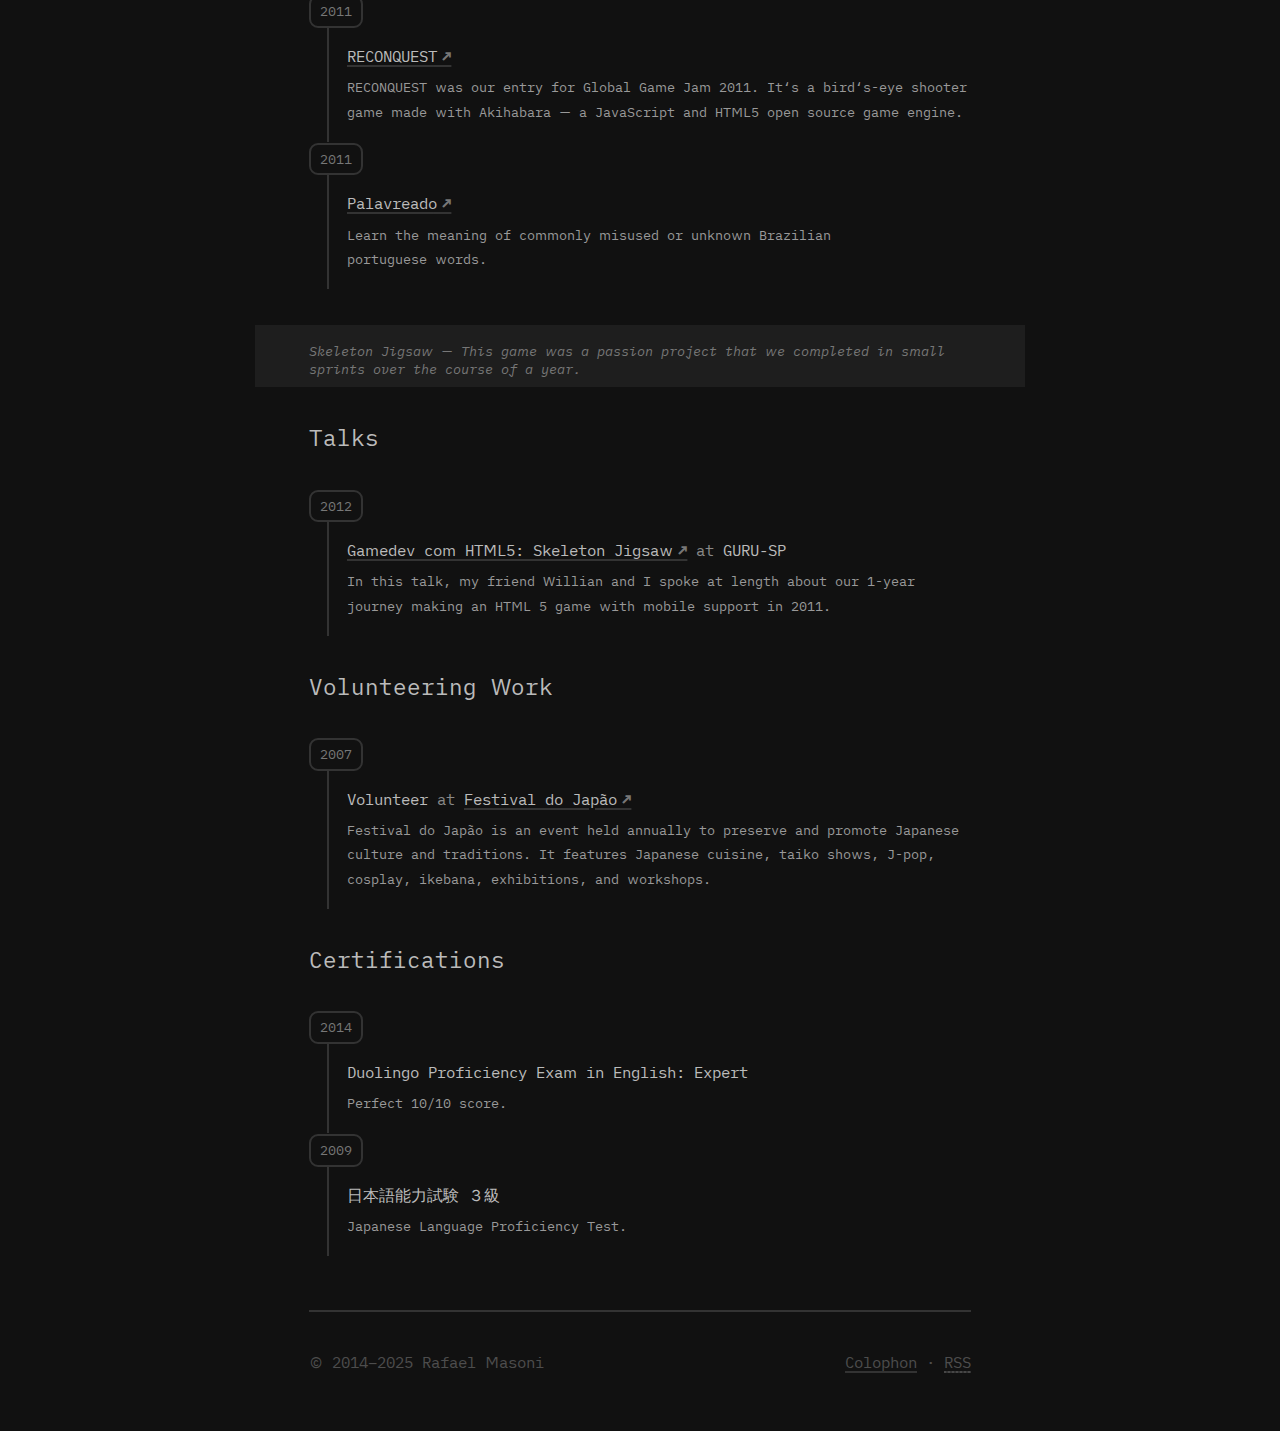
<file: work.html>
<!doctype html>
<html lang="en">
  <head>
    <meta charset="utf-8">
    <meta name="viewport" content="width=device-width, initial-scale=1">

    <meta name="generator" content="AstroNvim">

    <meta name="theme-color" content="#111111">
    <link rel="icon" href="../img/favicon.ico" sizes="32x32">
    <link rel="icon" href="../img/icon.svg" type="image/svg+xml">
    <link rel="apple-touch-icon" href="../img/apple-touch-icon.png">
    <meta property="og:image" content="https://rmasoni.com/img/ograph/work.webp">

    <link rel="alternate" type="application/rss+xml" title="Rafael Masoni’s Blog" href="feed.xml">
    <link rel="me" href="https://mastodon.social/@rmasoni">

    <link rel="stylesheet" href="css/styles.css">

    <title>Work | Rafael Masoni</title>
  </head>
  <body>

    <header class="site__header">
      <a class="site__title" href="index.html">Rafael Masoni</a>
      <span class="muted">/</span>
      <a href="work.html">Work</a>
    </header>

    <main class="site__body">
      <article class="post">
        <header class="post__header">
          <h1 class="post__title">Work</h1>
        </header>
        <section class="post__body">
          <p>I was incredibly fortunate to work as a web designer, developer and illustrator for most of my life.</p>
          <p>It was a great journey during which I experienced the startup scene in its infancy, and evolved with web standards and development methodologies over the years, all while learning and growing alongside amazing professionals.</p>
          <p>In 2016, I shifted my career from full-time web design to running my own online language & culture school <span class="muted">(which has benefited greatly from my skills)</span>.</p>

          <figure class="image--featured">
            <div class="image__grid image__grid--checkered">
              <img style="--grid-order: 1;" src="img/work/clicksign-01.webp" alt="Small-sized white user interface icons over a dark blue background." loading="lazy">
              <img style="--grid-order: 2;" src="img/work/clicksign-02.webp" alt="Two blue three-dimensional human silhouettes over a white background." loading="lazy">
              <img style="--grid-order: 3;" src="img/work/clicksign-03.webp" alt="Medium-sized white and light blue icons over a dark blue background." loading="lazy">
              <img style="--grid-order: 4;" src="img/work/clicksign-04.webp" alt="Small-sized full-color user interface icons over a white background." loading="lazy">
            </div>
            <figcaption>Icons and illustrations I made for Clicksign.</figcaption>
          </figure>

          <h2>Work Experience</h2>
          <ol class="work">
            <li class="work__item">
              <div class="work__period"><time>2016</time>–<time>Now</time></div>
              <h3 class="work__title">Co-Founder <span class="muted">at</span> <a href="https://cursonihongo.com">NihonGO</a></h3>
              <p class="work__description">We bring pop culture to language learning through online courses and free social media content on all things Japan.</p>
            </li>
            <li class="work__item">
              <div class="work__period"><time>2015</time>–<time>2019</time></div>
              <h3 class="work__title">Designer <span class="muted">at</span> <a href="https://perfarm.com">Perfarm</a></h3>
              <p class="work__description">Perfarm offers agribusiness software, specializing in routine automation and strategic management with a focus on financial return. I helped them from the inception with design, front-end development and consulting.</p>
            </li>
            <li class="work__item">
              <div class="work__period"><time>2008</time>–<time>2018</time></div>
              <h3 class="work__title">Designer <span class="muted">at</span> Current</h3>
              <p class="work__description">For 10 years, my friend and I provided full-stack web development services to several companies in Brazil and the US.</p>
            </li>
            <li class="work__item">
              <div class="work__period"><time>2012</time>–<time>2018</time></div>
              <h3 class="work__title">Strategic Advisor <span class="muted">at</span> Oráculo</h3>
              <p class="work__description">Oráculo was a promising startup that aimed to provide a different, more honest and efficient take on weather forecasts and related services. From their conceptual phase, I provided technical and strategic advice to the founders, and arranged meetings with key partners and advisors.</p>
            </li>
            <li class="work__item">
              <div class="work__period"><time>2011</time>–<time>2016</time></div>
              <h3 class="work__title">Designer <span class="muted">at</span> <a href="https://clicksign.com">Clicksign</a></h3>
              <p class="work__description">The first e-signature service compliant with Brazilian and international laws. I contributed to design and front-end development from the company's inception.</p>
            </li>
            <li class="work__item">
              <div class="work__period"><time>2010</time>–<time>2010</time></div>
              <h3 class="work__title">Freelance Designer <span class="muted">at</span> WebSpread</h3>
              <p class="work__description">One of the first SEO-focused agencies in São Paulo that promised high-ranking websites to all clients. I did UI design for several of these websites.</p>
            </li>
            <li class="work__item">
              <div class="work__period"><time>2009</time>–<time>2010</time></div>
              <h3 class="work__title">Freelance Designer <span class="muted">at</span> ViaRanking</h3>
              <p class="work__description">ViaRanking was a Yelp-like crowd-sourced business review website. I mainly helped implementing existing designs and creating new ones.</p>
            </li>
            <li class="work__item">
              <div class="work__period"><time>2009</time>–<time>2009</time></div>
              <h3 class="work__title">Art Assistant <span class="muted">at</span> <a href="https://quadstudio.com.br">Quad Studio</a></h3>
              <p class="work__description">Quad Studio does work for the largest advertising agencies in Brazil. I had the opportunity to work and learn with them by doing art assets for games, 3D modeling, UV mapping, texturing, photography and editorial pieces.</p>
            </li>
            <li class="work__item">
              <div class="work__period"><time>2008</time>–<time>2009</time></div>
              <h3 class="work__title">Front-end Engineer <span class="muted">at</span> Ikwa</h3>
              <p class="work__description">Ikwa was the first professional orientation web platform in Brazil that offered career guidance to a wide audience through tests, guides and publications. It was my first real job, and I joined the company after reporting bugs on their forums. I was lucky to work with an incredible IT team with which I learned SVN and Git, Ruby on Rails, agile programming and many other skills. Apart from front-end development, I also led the IT team in some projects. After leaving the company to pursue a freelance career with a colleague, Ikwa became one of our clients.</p>
            </li>
          </ol>

          <figure class="image--featured">
            <div class="image__grid">
              <img src="img/work/perfarm-icons.webp" alt="A grid of dozens of line icons depicting agricultural activities." loading="lazy">
            </div>
            <figcaption>My last big project at Perfarm was drawing hundreds of icons for a plethora of agricultural activities.</figcaption>
          </figure>

          <h2>Projects</h2>
          <ol class="work">
            <li class="work__item">
              <div class="work__period"><time>2015</time></div>
              <h3 class="work__title"><a href="https://discord.gg/JQZyhv9t">Ruby Talk</a></h3>
              <p class="work__description">A chat made for the Brazilian Ruby/Rails community to share ideas, get help and engage in meaningful conversations.</p>
            </li>
            <li class="work__item">
              <div class="work__period"><time>2013</time></div>
              <h3 class="work__title"><a href="https://github.com/Broworkers/vuash">Vuash</a></h3>
              <p class="work__description">Send secret messages safely. #7 Day Rank and #91 Week Rank on Product Hunt (August 28th, 2016 launch).</p>
            </li>
            <li class="work__item">
              <div class="work__period"><time>2010</time></div>
              <h3 class="work__title"><a href="http://chubb.com">Portal ACE Seguros</a></h3>
              <p class="work__description">First version of a web application that handles microinsurance sales for brokers all over Brazil. ACE Limited later acquired Chubb and adopted its name.</p>
            </li>
            <li class="work__item">
              <div class="work__period"><time>2010</time></div>
              <h3 class="work__title"><a href="http://medliq.com.br">SMR MEDLiQ</a></h3>
              <p class="work__description">This project consisted in developing both hardware and software for a breakthrough device that took fluid measurements in tanks. We built from the ground-up a 7" touch display running WebKit on a micro board connected directly to MEDLiQ’s sensors. It reported information on volume, supply and leakages.</p>
            </li>
          </ol>

          <figure class="image--featured">
            <div class="image__grid image__grid--small">
              <img src="img/work/logo-bloodhound.webp" alt="A geometric illustration that resembles a bloodhound." loading="lazy">
              <img src="img/work/logo-rmasoni.webp" alt="An abstract geometric dark logo over a yellow background." loading="lazy">
              <img src="img/work/logo-discovry.webp" alt="A circle split into three sinuous shapes of different colors resembling a map seen through a telescope." loading="lazy">
              <img src="img/work/logo-alphacolor.webp" alt="A stylized capital letter ‘A’ with CMYK colors." loading="lazy">
              <img src="img/work/logo-odontoclip.webp" alt="A stylized blue tooth that loks like folded paper." loading="lazy">
              <img src="img/work/logo-plaev.webp" alt="A jumping yellow man made of very few pixels." loading="lazy">
              <img src="img/work/logo-rubytalk.webp" alt="A speech balloon with a diamond shape over a circular train track." loading="lazy">
              <img src="img/work/logo-vuash.webp" alt="A stylized blue paper airplane." loading="lazy">
            </div>
            <figcaption>Assorted logos I made for several projects.</figcaption>
          </figure>

          <h2>Side Projects</h2>
          <ol class="work">
            <li class="work__item">
              <div class="work__period"><time>2015</time></div>
              <h3 class="work__title"><a href="https://github.com/Broworkers/climatico">Climatico</a></h3>
              <p class="work__description">Climatico was our Rails Rumble 2015 entry. It suggests clothing and preventive measures for the day based on the weather.</p>
            </li>
            <li class="work__item">
              <div class="work__period"><time>2014</time></div>
              <h3 class="work__title"><a href="https://github.com/Broworkers/discovry">Discovry</a></h3>
              <p class="work__description">Our Rails Rumble 2014 entry. Discover places from all over the world by navigating in a simple and fun way around the world map.</p>
            </li>
            <li class="work__item">
              <div class="work__period"><time>2014</time></div>
              <h3 class="work__title"><a href="https://github.com/jonduarte/unsubtitle">Unsubtitle for Netflix</a></h3>
              <p class="work__description">Unsubtitle is a small extension that removes subtitles from any show on Netflix instantaneously. This is specially good for people studying foreign languages or those annoyed by the clutter it creates on the screen. It got nearly 4000 users and 5 stars on the Chrome Web Store.</p>
            </li>
            <li class="work__item">
              <div class="work__period"><time>2013</time></div>
              <h3 class="work__title"><a href="https://github.com/Broworkers/alpha-color">Alpha Color</a></h3>
              <p class="work__description">Alpha Color was our entry to Rails Rumble 2013. This app had the single purpose of collecting people‘s view on certain emotions through color. The visitors were presented with a list of random colors and asked which of those best represented a certain emotion. The app then plotted its findings on a statistics page.</p>
            </li>
            <li class="work__item">
              <div class="work__period"><time>2013</time></div>
              <h3 class="work__title"><a href="https://github.com/vitorfs/gerundator">Gerundator</a></h3>
              <p class="work__description">A small jQuery plugin that adds loading states to buttons with proper gerund inflections in brazilian portuguese.</p>
            </li>
            <li class="work__item">
              <div class="work__period"><time>2013</time></div>
              <h3 class="work__title"><a href="https://github.com/broworkers/hiragata">Hiragata</a></h3>
              <p class="work__description">Simple hiragana to/from katakana converter.</p>
            </li>
            <li class="work__item">
              <div class="work__period"><time>2012</time></div>
              <h3 class="work__title"><a href="https://github.com/broworkers/railspg">RailsPG</a></h3>
              <p class="work__description">This was our entry to Rails Rumble 2012. This app aimed to make it possible to play table-top RPGs on your browser. It has a chat shared by a unique link, several slash commands, Twitter sign-on and user roles.</p>
            </li>
            <li class="work__item">
              <div class="work__period"><time>2012</time></div>
              <h3 class="work__title"><a href="https://github.com/vitorfs/minuet">Minuet</a></h3>
              <p class="work__description">Minuet is a small add-on for Twitter Bootstrap.</p>
            </li>
            <li class="work__item">
              <div class="work__period"><time>2012</time></div>
              <h3 class="work__title"><a href="http://plaev.github.io/skeleton-jigsaw">Skeleton Jigsaw</a></h3>
              <p class="work__description">A sidescrolling platform game made with HTML5 (canvas, audio and localStorage) and JavaScript (ImpactJS). Inspired by classics like Mario and Ghouls ‘n Ghosts.</p>
            </li>
            <li class="work__item">
              <div class="work__period"><time>2011</time></div>
              <h3 class="work__title"><a href="https://github.com/PotHix/RECONQUEST">RECONQUEST</a></h3>
              <p class="work__description">RECONQUEST was our entry for Global Game Jam 2011. It‘s a bird‘s-eye shooter game made with Akihabara — a JavaScript and HTML5 open source game engine.</p>
            </li>
            <li class="work__item">
              <div class="work__period"><time>2011</time></div>
              <h3 class="work__title"><a href="https://github.com/broworkers/palavreado">Palavreado</a></h3>
              <p class="work__description">Learn the meaning of commonly misused or unknown Brazilian portuguese words.</p>
            </li>
          </ol>

          <figure class="image--featured">
            <div class="image__grid">
              <img src="img/work/skeleton-01.webp" alt="A zoomed-in screenshot of the game focusing on the protagonist, which is an animated skeleton warrior." loading="lazy">
              <img src="img/work/skeleton-02.webp" alt="A screenshot of the game depicting the protagonist traversing a castle full of lava traps." loading="lazy">
            </div>
            <figcaption>Skeleton Jigsaw — This game was a passion project that we completed in small sprints over the course of a year.</figcaption>
          </figure>

          <h2>Talks</h2>

          <ol class="work">
            <li class="work__item">
              <div class="work__period"><time>2012</time></div>
              <h3 class="work__title"><a href="https://www.youtube.com/watch?v=J2yDMOHCYak">Gamedev com HTML5: Skeleton Jigsaw</a> <span class="muted">at</span> GURU-SP</h3>
              <p class="work__description">In this talk, my friend Willian and I spoke at length about our 1-year journey making an HTML 5 game with mobile support in 2011.</p>
            </li>
          </ol>

          <h2>Volunteering Work</h2>
          <ol class="work">
            <li class="work__item">
              <div class="work__period"><time>2007</time></div>
              <h3 class="work__title">Volunteer <span class="muted">at</span> <a href="https://www.festivaldojapao.com">Festival do Japão</a></h3>
              <p class="work__description">Festival do Japão is an event held annually to preserve and promote Japanese culture and traditions. It features Japanese cuisine, taiko shows, J-pop, cosplay, ikebana, exhibitions, and workshops.</p>
            </li>
          </ol>

          <h2>Certifications</h2>
          <ol class="work">
            <li class="work__item">
              <div class="work__period"><time>2014</time></div>
              <h3 class="work__title">Duolingo Proficiency Exam in English: Expert</h3>
              <p class="work__description">Perfect 10/10 score.</p>
            </li>
            <li class="work__item">
              <div class="work__period"><time>2009</time></div>
              <h3 class="work__title"><i lang="jp">日本語能力試験 ３級</i></h3>
              <p class="work__description">Japanese Language Proficiency Test.</p>
            </li>
          </ol>

        </section>
      </article>
    </main>

    <footer class="site__footer">
      <p>&copy; <time>2014</time>–<time>2025</time> Rafael Masoni</p>
      <nav class="site__footer-menu">
        <a class="site__footer-link" href="colophon.html">Colophon</a>
        <span aria-hidden="true">&middot;</span>
        <a class="site__footer-link" href="feed.xml"><abbr title="Really Simple Syndication">RSS</abbr></a>
      </nav>
    </footer>

  </body>
</html>
</file>
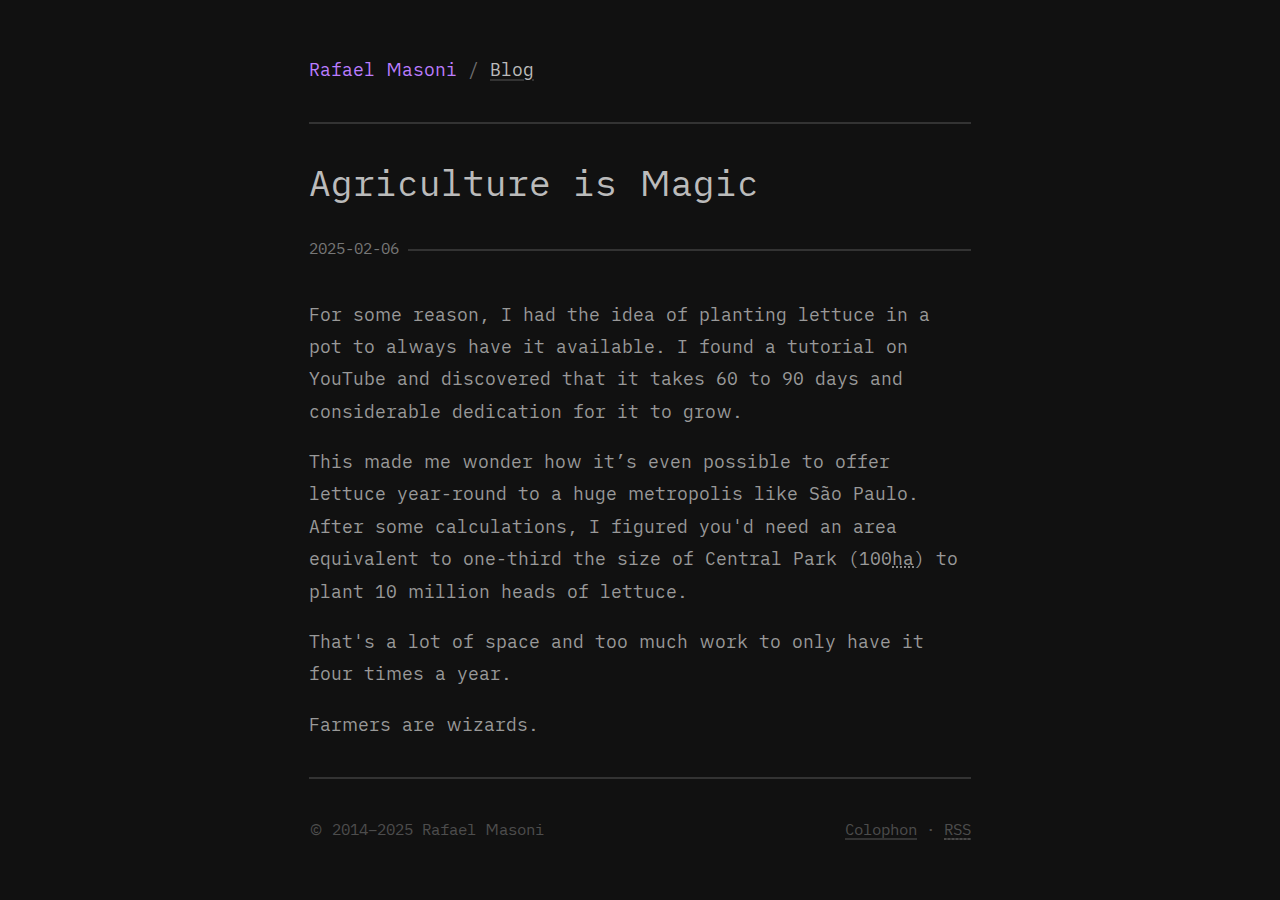
<file: blog/agriculture-is-magic.html>
<!doctype html>
<html lang="en">
  <head>
    <meta charset="utf-8">
    <meta name="viewport" content="width=device-width, initial-scale=1">

    <meta name="generator" content="AstroNvim">

    <meta name="theme-color" content="#111111">
    <link rel="icon" href="../img/favicon.ico" sizes="32x32">
    <link rel="icon" href="../img/icon.svg" type="image/svg+xml">
    <link rel="apple-touch-icon" href="../img/apple-touch-icon.png">
    <meta property="og:image" content="https://rmasoni.com/img/ograph/blog/agriculture-is-magic.webp">

    <link rel="alternate" type="application/rss+xml" title="Rafael Masoni’s Blog" href="../feed.xml">
    <link rel="me" href="https://mastodon.social/@rmasoni">

    <link rel="stylesheet" href="../css/styles.css">

    <title>Agriculture is Magic | Rafael Masoni</title>
  </head>
  <body>

    <header class="site__header">
      <a class="site__title" href="../index.html">Rafael Masoni</a>
      <span class="muted">/</span>
      <a href="../index.html">Blog</a>
    </header>

    <main class="site__body">
      <article class="post">
        <header class="post__header">
          <h1 class="post__title">Agriculture is Magic</h1>
          <div class="post__meta">
            <time class="post__date" datetime="2025-02-06">2025-02-06</time>
          </div>
        </header>
        <section class="post__body">
          <p>For some reason, I had the idea of planting lettuce in a pot to always have it available. I found a tutorial on YouTube and discovered that it takes 60 to 90 days and considerable dedication for it to grow.</p>
          <p>This made me wonder how it’s even possible to offer lettuce year-round to a huge metropolis like São Paulo. After some calculations, I figured you'd need an area equivalent to one-third the size of Central Park (100<abbr title="hectares">ha</abbr>) to plant 10 million heads of lettuce.</p>
          <p>That's a lot of space and too much work to only have it four times a year.</p>
          <p>Farmers are wizards.</p>
        </section>
        <footer class="post__footer">

        </footer>
      </article>
    </main>

    <footer class="site__footer">
      <p>&copy; <time>2014</time>–<time>2025</time> Rafael Masoni</p>
      <nav class="site__footer-menu">
        <a class="site__footer-link" href="../colophon.html">Colophon</a>
        <span aria-hidden="true">&middot;</span>
        <a class="site__footer-link" href="../feed.xml"><abbr title="Really Simple Syndication">RSS</abbr></a>
      </nav>
    </footer>

  </body>
</html>
</file>
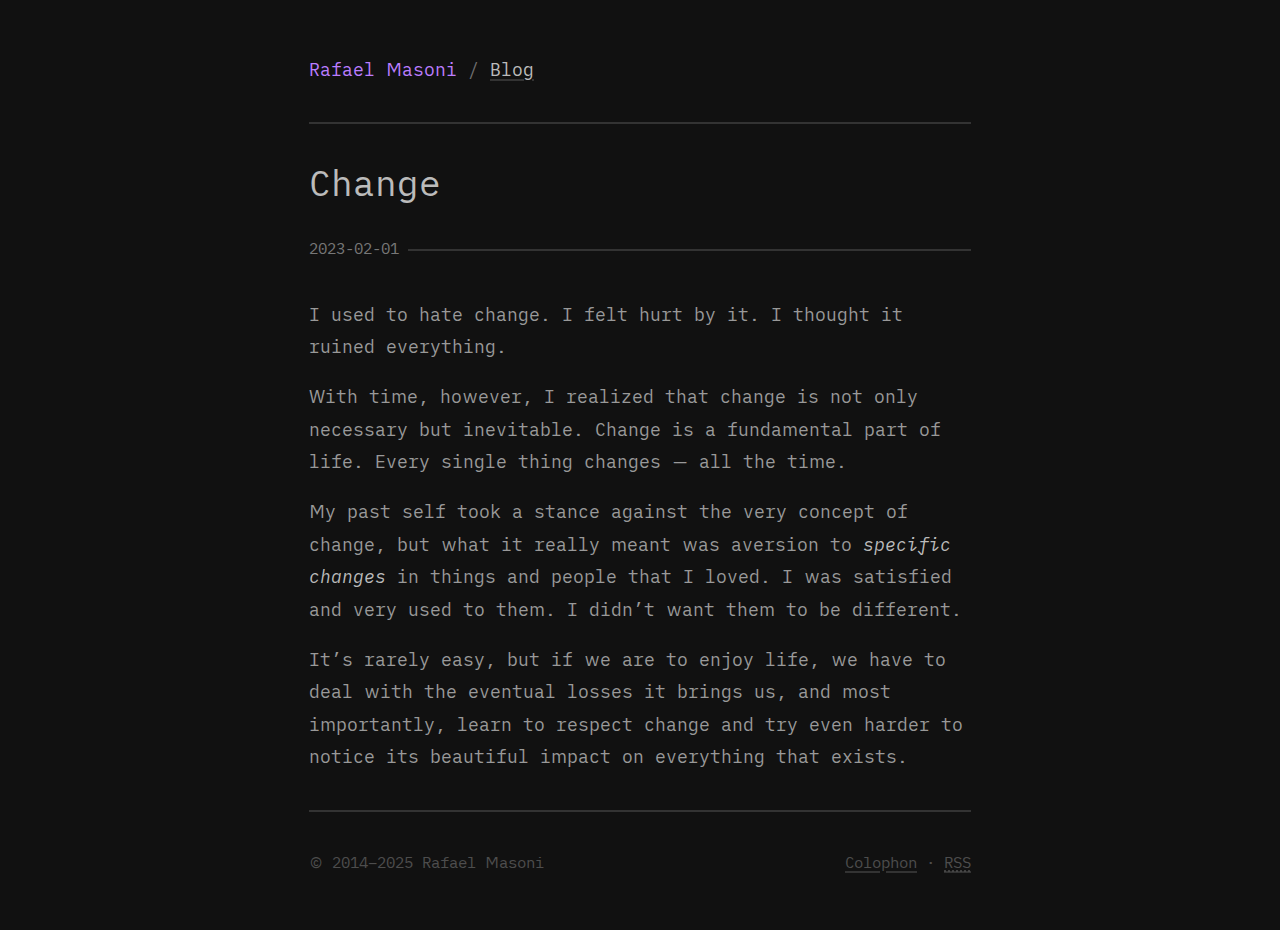
<file: blog/change.html>
<!doctype html>
<html lang="en">
  <head>
    <meta charset="utf-8">
    <meta name="viewport" content="width=device-width, initial-scale=1">

    <meta name="generator" content="AstroNvim">

    <meta name="theme-color" content="#111111">
    <link rel="icon" href="../img/favicon.ico" sizes="32x32">
    <link rel="icon" href="../img/icon.svg" type="image/svg+xml">
    <link rel="apple-touch-icon" href="../img/apple-touch-icon.png">
    <meta property="og:image" content="https://rmasoni.com/img/ograph/blog/change.webp">

    <link rel="alternate" type="application/rss+xml" title="Rafael Masoni’s Blog" href="../feed.xml">
    <link rel="me" href="https://mastodon.social/@rmasoni">

    <link rel="stylesheet" href="../css/styles.css">

    <title>Change | Rafael Masoni</title>
  </head>
  <body>

    <header class="site__header">
      <a class="site__title" href="../index.html">Rafael Masoni</a>
      <span class="muted">/</span>
      <a href="../index.html">Blog</a>
    </header>

    <main class="site__body">
      <article class="post">
        <header class="post__header">
          <h1 class="post__title">Change</h1>
          <div class="post__meta">
            <time class="post__date" datetime="2023-02-01">2023-02-01</time>
          </div>
        </header>
        <section class="post__body">
          <p>I used to hate change. I felt hurt by it. I thought it ruined everything.</p>
          <p>With time, however, I realized that change is not only necessary but inevitable. Change is a fundamental part of life. Every single thing changes — all the time.</p>
          <p>My past self took a stance against the very concept of change, but what it really meant was aversion to <em>specific changes</em> in things and people that I loved. I was satisfied and very used to them. I didn’t want them to be different.</p>
          <p>It’s rarely easy, but if we are to enjoy life, we have to deal with the eventual losses it brings us, and most importantly, learn to respect change and try even harder to notice its beautiful impact on everything that exists.</p>
        </section>
        <footer class="post__footer">

        </footer>
      </article>
    </main>

    <footer class="site__footer">
      <p>&copy; <time>2014</time>–<time>2025</time> Rafael Masoni</p>
      <nav class="site__footer-menu">
        <a class="site__footer-link" href="../colophon.html">Colophon</a>
        <span aria-hidden="true">&middot;</span>
        <a class="site__footer-link" href="../feed.xml"><abbr title="Really Simple Syndication">RSS</abbr></a>
      </nav>
    </footer>

  </body>
</html>
</file>
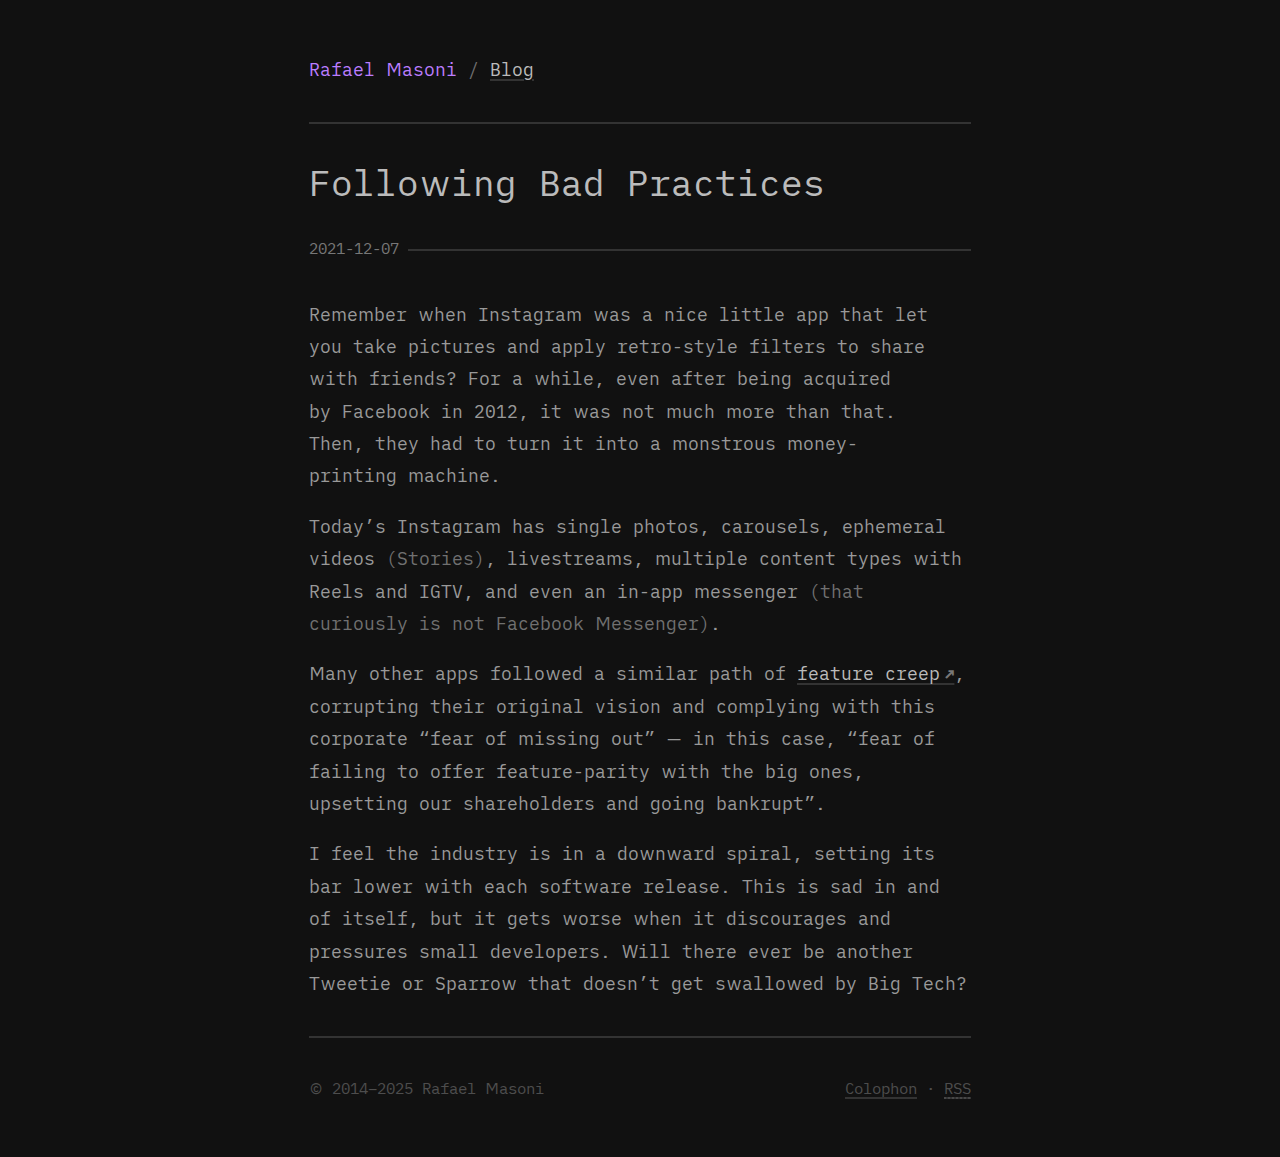
<file: blog/following-bad-practices.html>
<!doctype html>
<html lang="en">
  <head>
    <meta charset="utf-8">
    <meta name="viewport" content="width=device-width, initial-scale=1">

    <meta name="generator" content="AstroNvim">

    <meta name="theme-color" content="#111111">
    <link rel="icon" href="../img/favicon.ico" sizes="32x32">
    <link rel="icon" href="../img/icon.svg" type="image/svg+xml">
    <link rel="apple-touch-icon" href="../img/apple-touch-icon.png">
    <meta property="og:image" content="https://rmasoni.com/img/ograph/blog/following-bad-practices.webp">

    <link rel="alternate" type="application/rss+xml" title="Rafael Masoni’s Blog" href="../feed.xml">
    <link rel="me" href="https://mastodon.social/@rmasoni">

    <link rel="stylesheet" href="../css/styles.css">

    <title>Following Bad Practices | Rafael Masoni</title>
  </head>
  <body>

    <header class="site__header">
      <a class="site__title" href="../index.html">Rafael Masoni</a>
      <span class="muted">/</span>
      <a href="../index.html">Blog</a>
    </header>

    <main class="site__body">
      <article class="post">
        <header class="post__header">
          <h1 class="post__title">Following Bad Practices</h1>
          <div class="post__meta">
            <time class="post__date" datetime="2021-12-07">2021-12-07</time>
          </div>
        </header>
        <section class="post__body">
          <p>Remember when Instagram was a nice little app that let you take pictures and apply retro-style filters to share with friends? For a while, even after being acquired by Facebook in 2012, it was not much more than that. Then, they had to turn it into a monstrous money-printing machine.</p>
          <p>Today’s Instagram has single photos, carousels, ephemeral videos <span class="muted">(Stories)</span>, livestreams, multiple content types with Reels and IGTV, and even an in-app messenger <span class="muted">(that curiously is not Facebook Messenger)</span>.</p>
          <p>Many other apps followed a similar path of <a href="https://en.wikipedia.org/wiki/Feature_creep">feature creep</a>, corrupting their original vision and complying with this corporate “fear of missing out” — in this case, “fear of failing to offer feature-parity with the big ones, upsetting our shareholders and going bankrupt”.</p>
          <p>I feel the industry is in a downward spiral, setting its bar lower with each software release. This is sad in and of itself, but it gets worse when it discourages and pressures small developers. Will there ever be another Tweetie or Sparrow that doesn’t get swallowed by Big Tech?</p>
        </section>
        <footer class="post__footer">

        </footer>
      </article>
    </main>

    <footer class="site__footer">
      <p>&copy; <time>2014</time>–<time>2025</time> Rafael Masoni</p>
      <nav class="site__footer-menu">
        <a class="site__footer-link" href="../colophon.html">Colophon</a>
        <span aria-hidden="true">&middot;</span>
        <a class="site__footer-link" href="../feed.xml"><abbr title="Really Simple Syndication">RSS</abbr></a>
      </nav>
    </footer>

  </body>
</html>
</file>
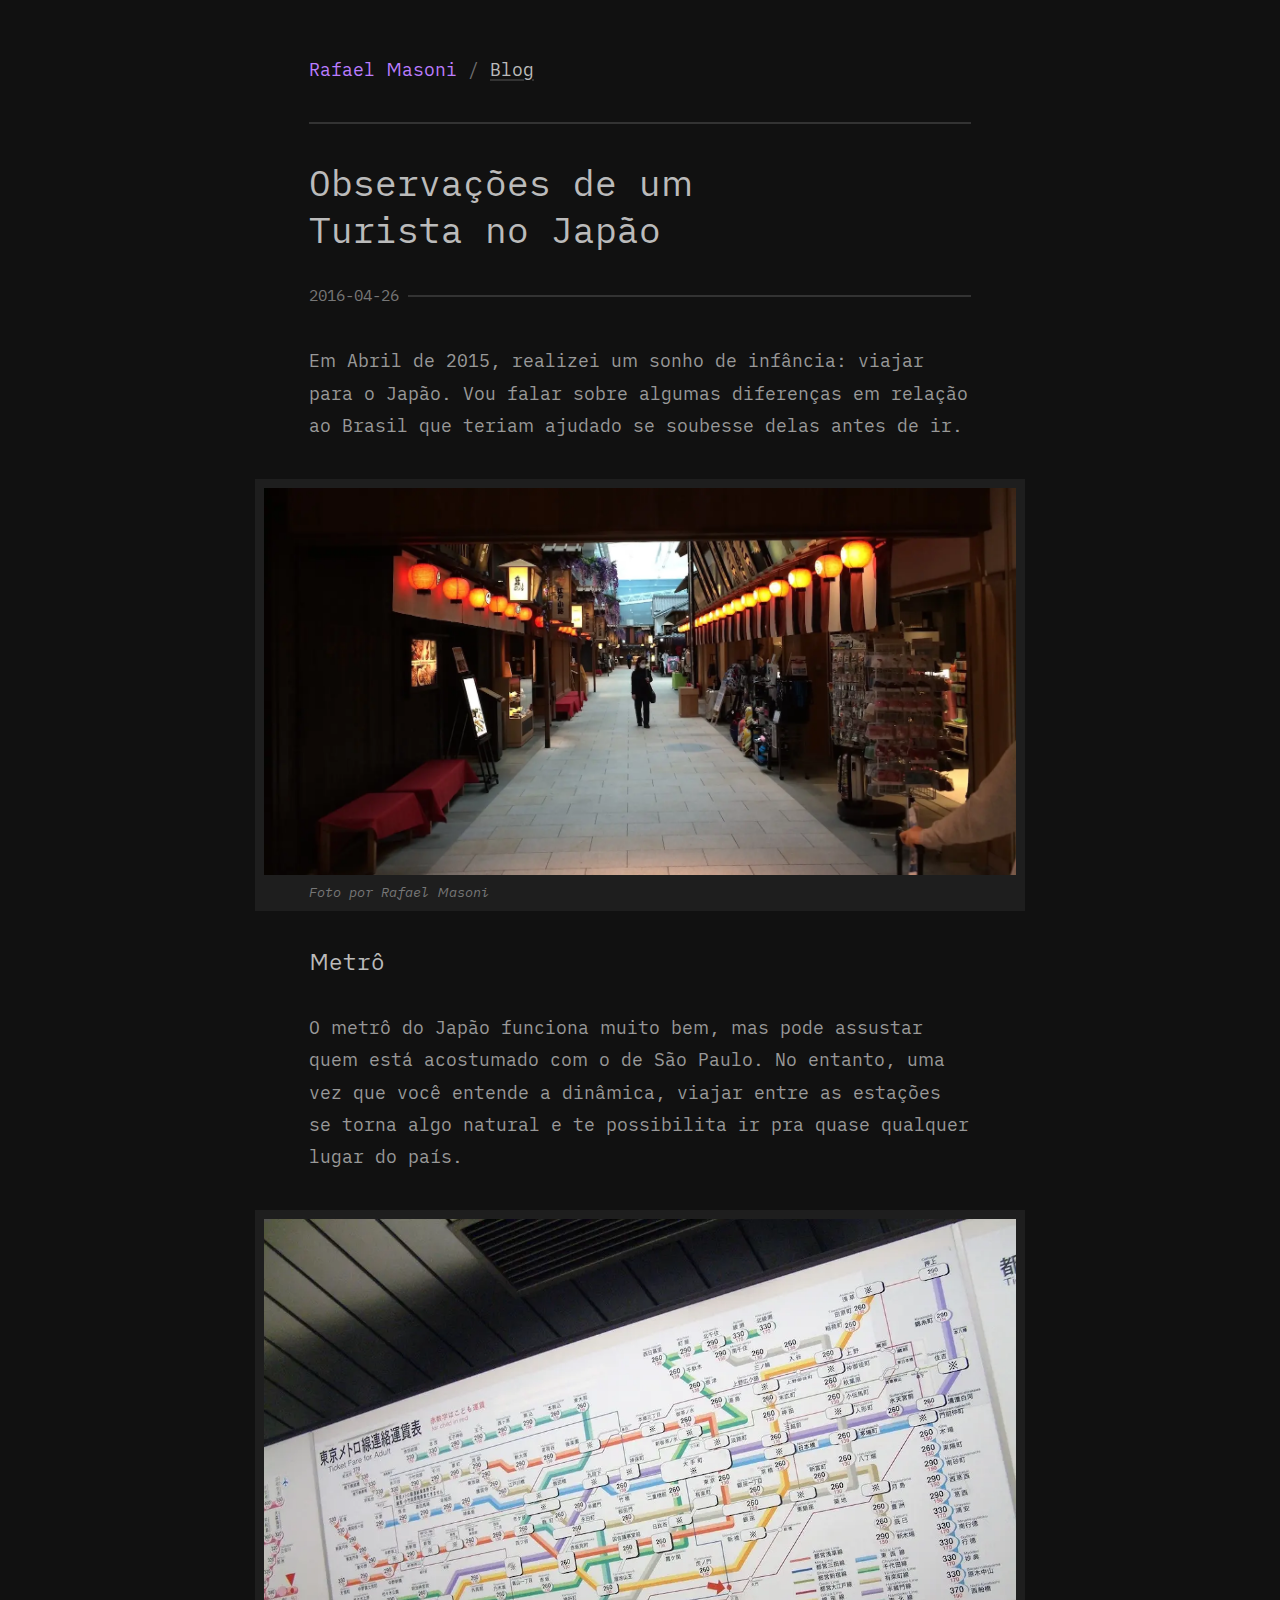
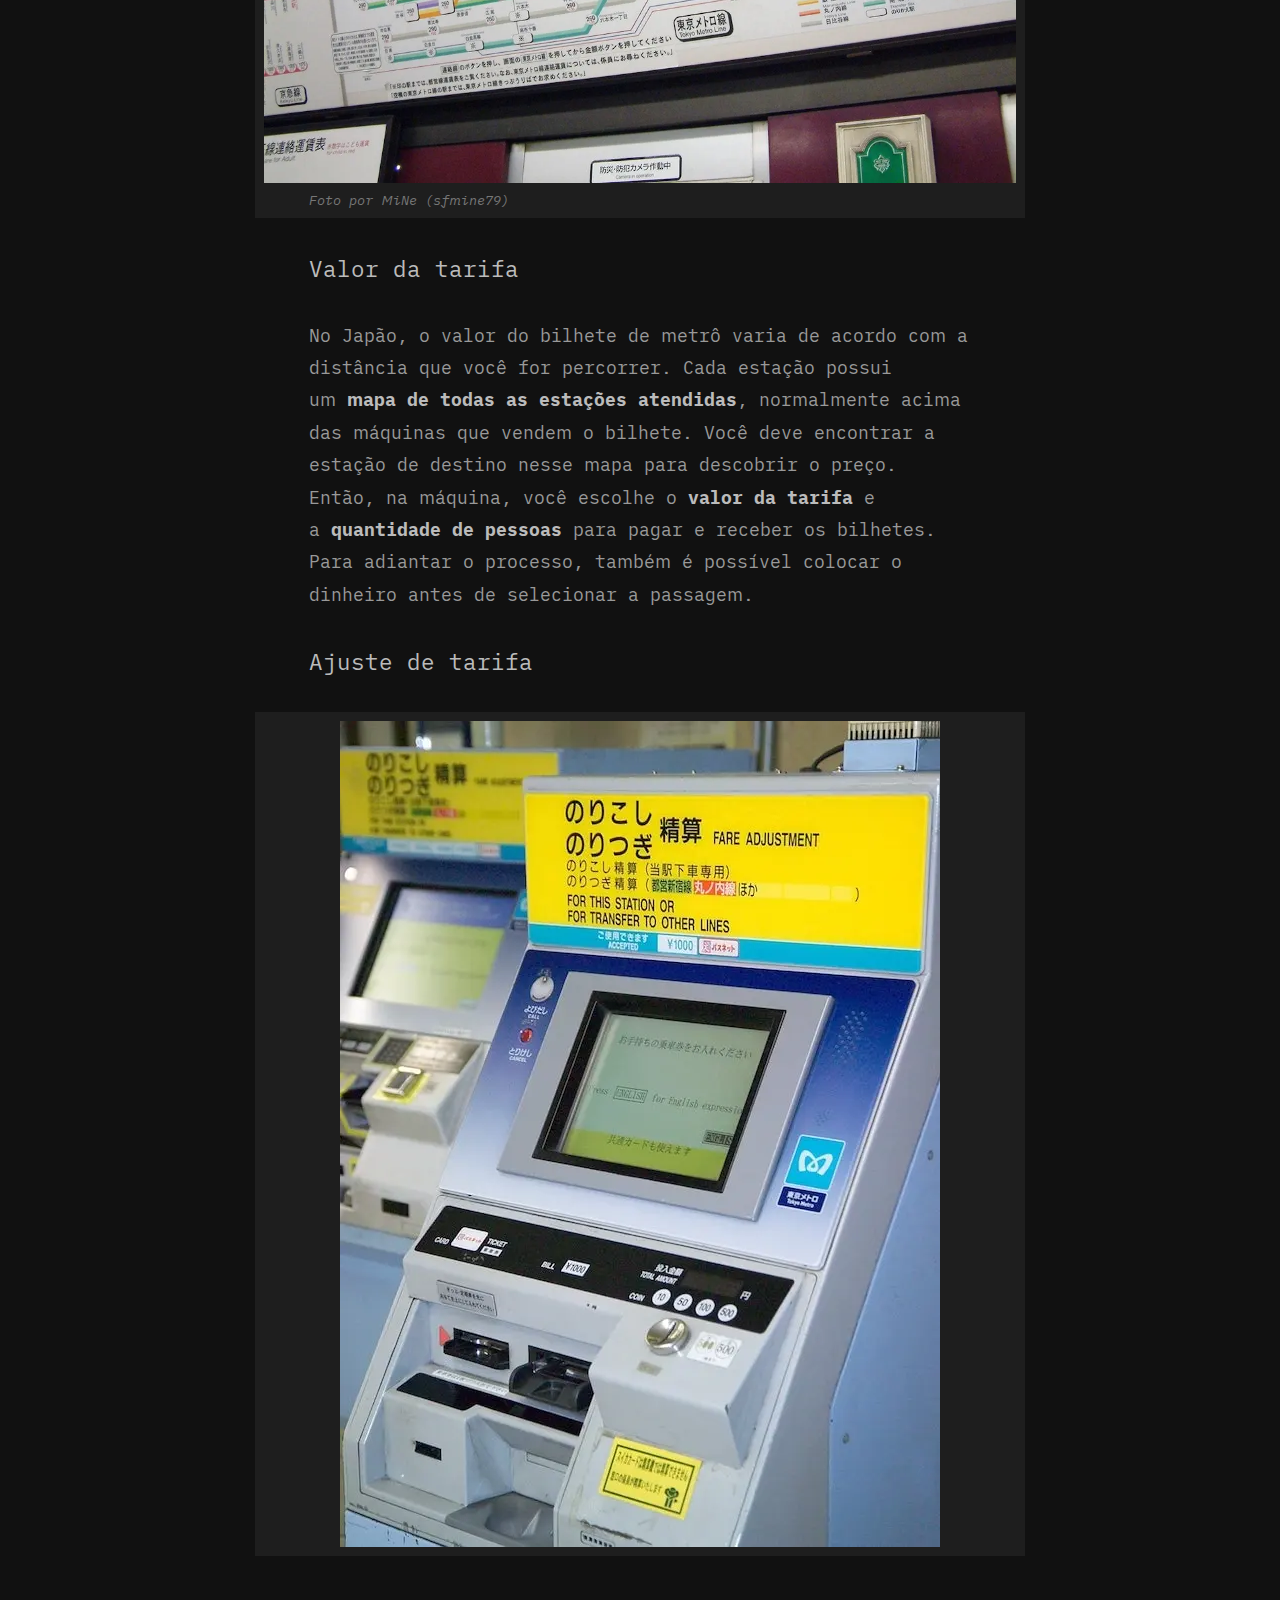
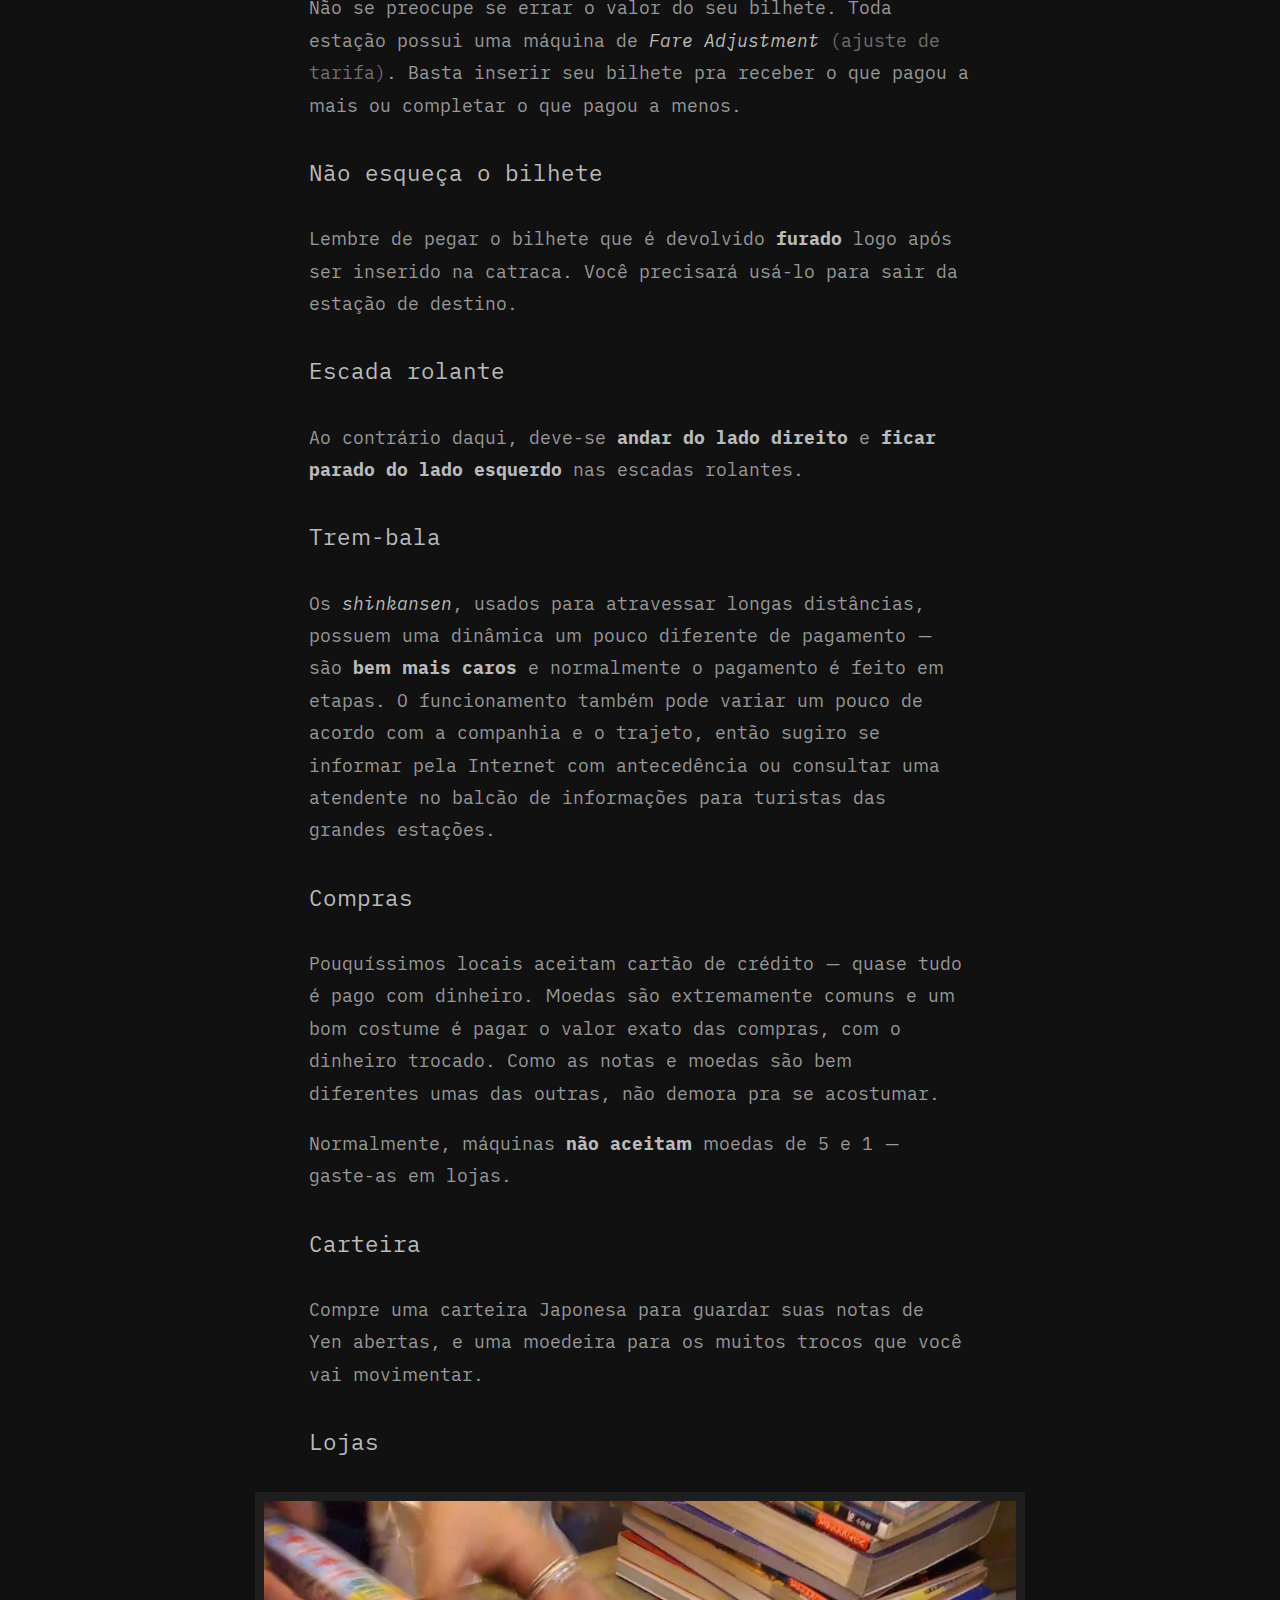
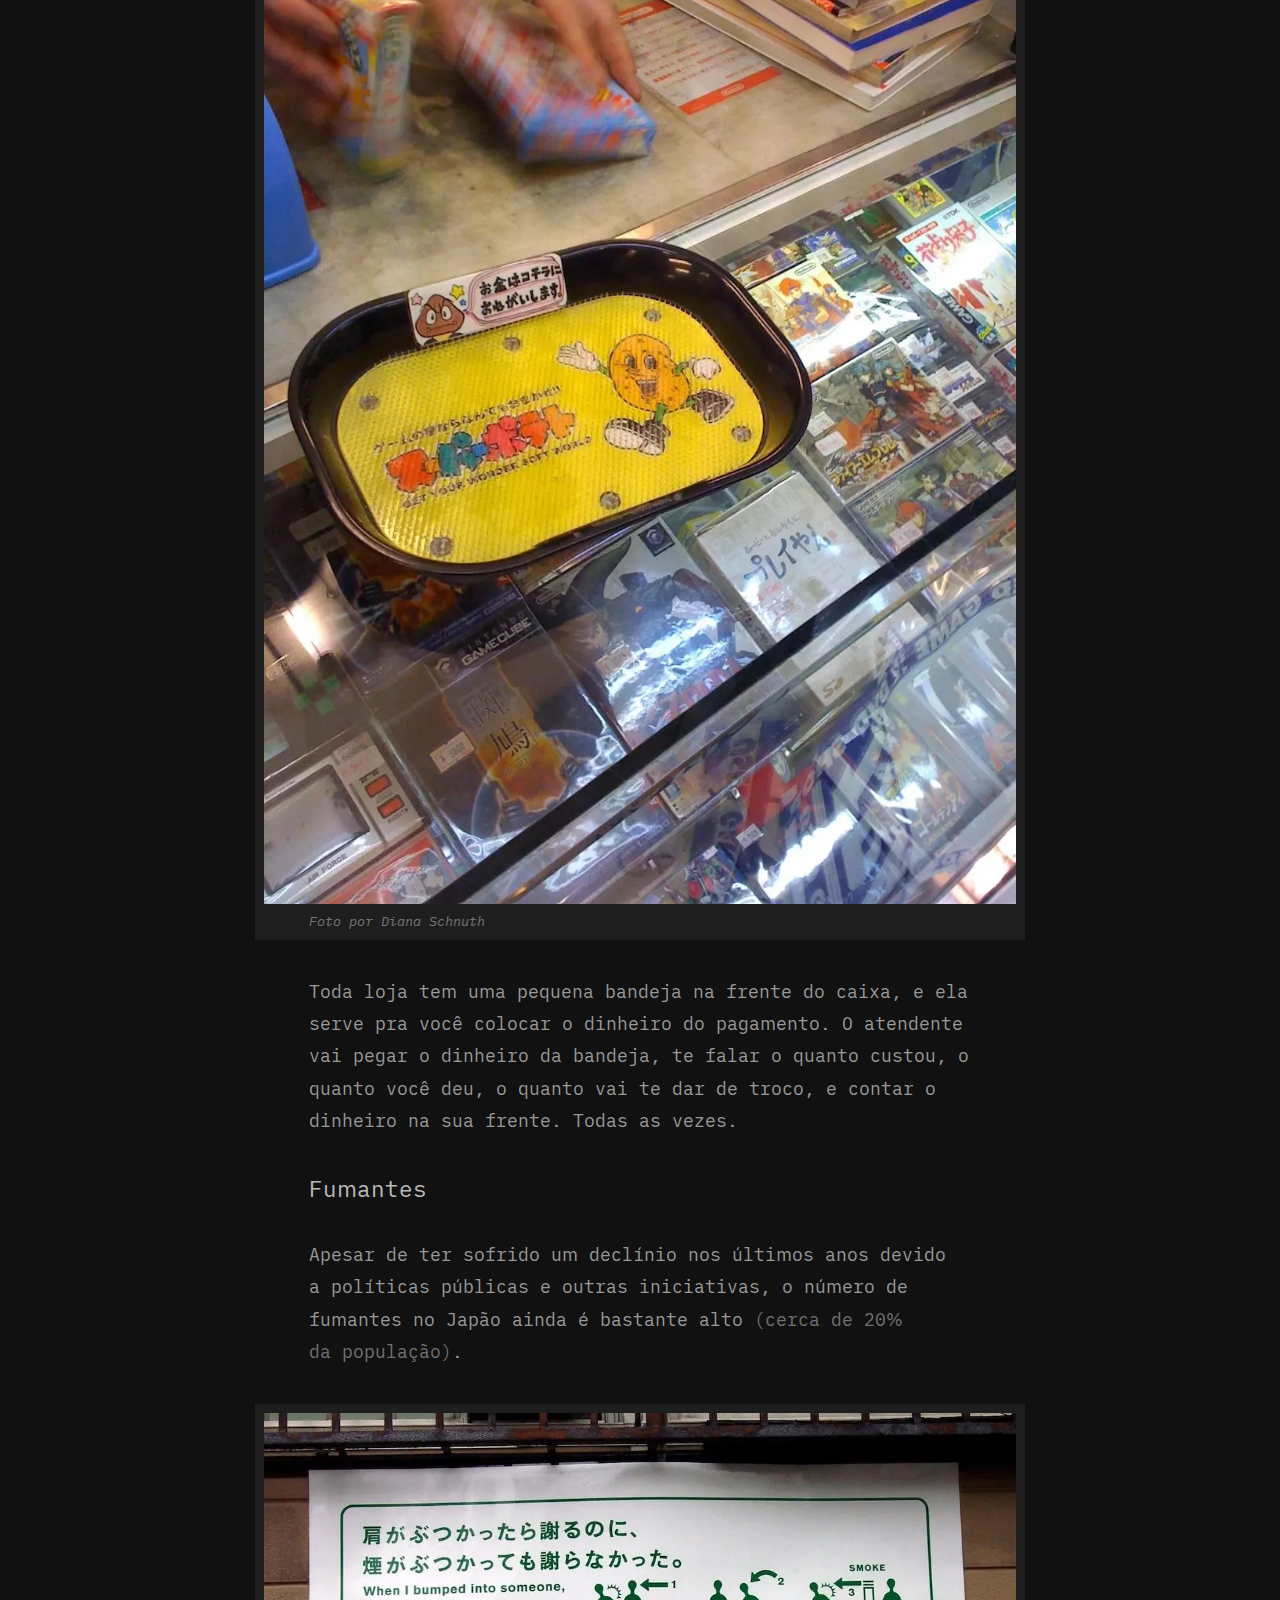
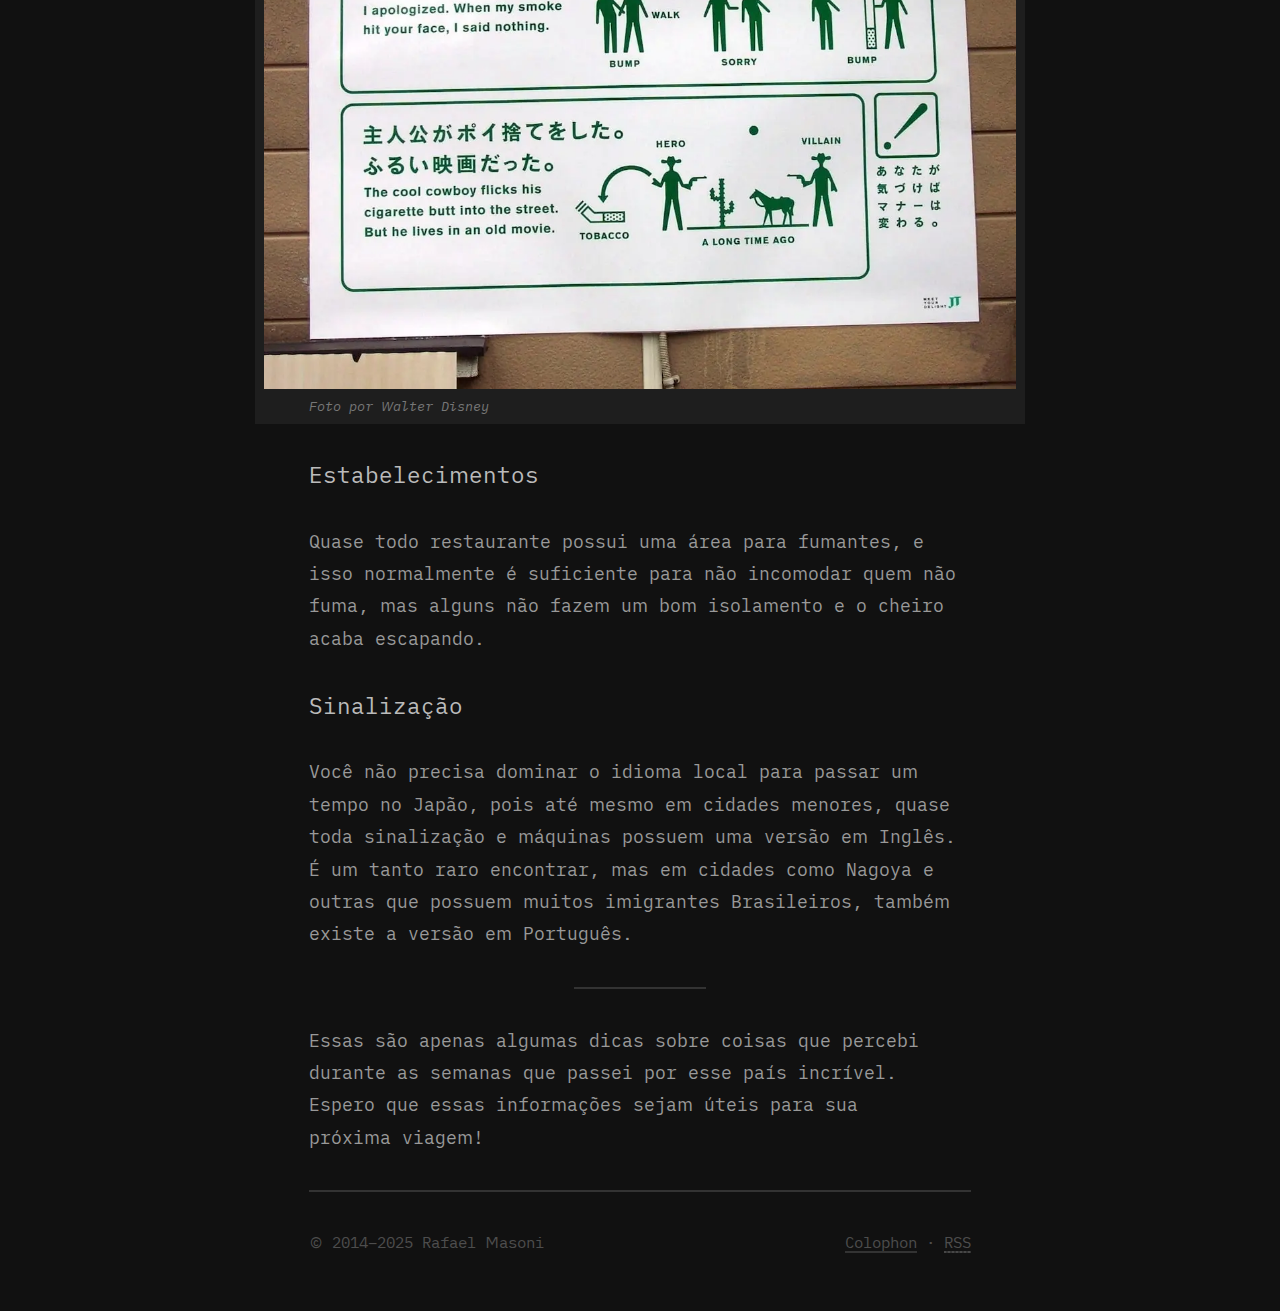
<file: blog/observacoes-de-um-turista-no-japao.html>
<!doctype html>
<html lang="en">
  <head>
    <meta charset="utf-8">
    <meta name="viewport" content="width=device-width, initial-scale=1">

    <meta name="generator" content="AstroNvim">

    <meta name="theme-color" content="#111111">
    <link rel="icon" href="../img/favicon.ico" sizes="32x32">
    <link rel="icon" href="../img/icon.svg" type="image/svg+xml">
    <link rel="apple-touch-icon" href="../img/apple-touch-icon.png">
    <meta property="og:image" content="https://rmasoni.com/img/ograph/blog/observacoes-de-um-turista-no-japao.webp">

    <link rel="alternate" type="application/rss+xml" title="Rafael Masoni’s Blog" href="../feed.xml">
    <link rel="me" href="https://mastodon.social/@rmasoni">

    <link rel="stylesheet" href="../css/styles.css">

    <title>Observações de um Turista no Japão | Rafael Masoni</title>
  </head>
  <body>

    <header class="site__header">
      <a class="site__title" href="../index.html">Rafael Masoni</a>
      <span class="muted">/</span>
      <a href="../index.html">Blog</a>
    </header>

    <main class="site__body">
      <article class="post" lang="pt-br">
        <header class="post__header">
          <h1 class="post__title">Observações de um Turista no Japão</h1>
          <div class="post__meta">
            <time class="post__date" datetime="2016-04-26">2016-04-26</time>
          </div>
        </header>
        <section class="post__body">
          <p>Em Abril de 2015, realizei um sonho de infância: viajar para o Japão. Vou falar sobre algumas diferenças em relação ao Brasil que teriam ajudado se soubesse delas antes de ir.</p>
          <figure class="image--featured">
            <img src="../img/blog/observacoes-de-um-turista-no-japao/haneda-airport.webp" alt="Foto da área comercial com temática tradicional do Aeroporto Internacional de Haneda" loading="lazy">
            <figcaption>Foto por Rafael Masoni</figcaption>
          </figure>
          <h2>Metrô</h2>
          <p>O metrô do Japão funciona muito bem, mas pode assustar quem está acostumado com o de São Paulo. No entanto, uma vez que você entende a dinâmica, viajar entre as estações se torna algo natural e te possibilita ir pra quase qualquer lugar do país.</p>
          <figure class="image--featured">
            <img src="../img/blog/observacoes-de-um-turista-no-japao/subway-map.webp" alt="Foto do map de estações do metrô" loading="lazy">
            <figcaption>Foto por MiNe (sfmine79)</figcaption>
          </figure>
          <h2>Valor da tarifa</h2>
          <p>No Japão, o valor do bilhete de metrô varia de acordo com a distância que você for percorrer. Cada estação possui um <strong>mapa de todas as estações atendidas</strong>, normalmente acima das máquinas que vendem o bilhete. Você deve encontrar a estação de destino nesse mapa para descobrir o preço. Então, na máquina, você escolhe o <strong>valor da tarifa</strong> e a <strong>quantidade de pessoas</strong> para pagar e receber os bilhetes. Para adiantar o processo, também é possível colocar o dinheiro antes de selecionar a passagem.</p>
          <h2>Ajuste de tarifa</h2>
          <figure class="image--featured">
            <img src="../img/blog/observacoes-de-um-turista-no-japao/fare-machine.webp" alt="Foto de uma máquina de ajuste de tarifa" loading="lazy">
          </figure>
          <p>Não se preocupe se errar o valor do seu bilhete. Toda estação possui uma máquina de <em>Fare Adjustment</em> <span class="muted">(ajuste de tarifa)</span>. Basta inserir seu bilhete pra receber o que pagou a mais ou completar o que pagou a menos.</p>
          <h2>Não esqueça o bilhete</h2>
          <p>Lembre de pegar o bilhete que é devolvido <strong>furado</strong> logo após ser inserido na catraca. Você precisará usá-lo para sair da estação de destino.</p>
          <h2>Escada rolante</h2>
          <p>Ao contrário daqui, deve-se <strong>andar do lado direito</strong> e <strong>ficar parado do lado esquerdo</strong> nas escadas rolantes.</p>
          <h2>Trem-bala</h2>
          <p>Os <em>shinkansen</em>, usados para atravessar longas distâncias, possuem uma dinâmica um pouco diferente de pagamento — são <strong>bem mais caros</strong> e normalmente o pagamento é feito em etapas. O funcionamento também pode variar um pouco de acordo com a companhia e o trajeto, então sugiro se informar pela Internet com antecedência ou consultar uma atendente no balcão de informações para turistas das grandes estações.</p>
          <h2>Compras</h2>
          <p>Pouquíssimos locais aceitam cartão de crédito — quase tudo é pago com dinheiro. Moedas são extremamente comuns e um bom costume é pagar o valor exato das compras, com o dinheiro trocado. Como as notas e moedas são bem diferentes umas das outras, não demora pra se acostumar.</p>
          <p>Normalmente, máquinas <strong>não aceitam</strong> moedas de 5 e 1 — gaste-as em lojas.</p>
          <h2>Carteira</h2>
          <p>Compre uma carteira Japonesa para guardar suas notas de Yen abertas, e uma moedeira para os muitos trocos que você vai movimentar.</p>
          <h2>Lojas</h2>
          <figure class="image--featured">
            <img src="../img/blog/observacoes-de-um-turista-no-japao/money-tray.webp" alt="Foto de uma bandeja para recolher dinheiro" loading="lazy">
            <figcaption>Foto por Diana Schnuth</figcaption>
          </figure>
          <p>Toda loja tem uma pequena bandeja na frente do caixa, e ela serve pra você colocar o dinheiro do pagamento. O atendente vai pegar o dinheiro da bandeja, te falar o quanto custou, o quanto você deu, o quanto vai te dar de troco, e contar o dinheiro na sua frente. Todas as vezes.</p>
          <h2>Fumantes</h2>
          <p>Apesar de ter sofrido um declínio nos últimos anos devido a políticas públicas e outras iniciativas, o número de fumantes no Japão ainda é bastante alto <span class="muted">(cerca de 20% da população)</span>.</p>
          <figure class="image--featured">
            <img src="../img/blog/observacoes-de-um-turista-no-japao/smoking-sign.webp" alt="Foto de uma placa anti-tabagismo com ilustrações e texto em japonês e inglês" loading="lazy">
            <figcaption>Foto por Walter Disney</figcaption>
          </figure>
          <h2>Estabelecimentos</h2>
          <p>Quase todo restaurante possui uma área para fumantes, e isso normalmente é suficiente para não incomodar quem não fuma, mas alguns não fazem um bom isolamento e o cheiro acaba escapando.</p>
          <h2>Sinalização</h2>
          <p>Você não precisa dominar o idioma local para passar um tempo no Japão, pois até mesmo em cidades menores, quase toda sinalização e máquinas possuem uma versão em Inglês. É um tanto raro encontrar, mas em cidades como Nagoya e outras que possuem muitos imigrantes Brasileiros, também existe a versão em Português.</p>
          <hr>
          <p>Essas são apenas algumas dicas sobre coisas que percebi durante as semanas que passei por esse país incrível. Espero que essas informações sejam úteis para sua próxima viagem!</p>
        </section>
        <footer class="post__footer">

        </footer>
      </article>
    </main>

    <footer class="site__footer">
      <p>&copy; <time>2014</time>–<time>2025</time> Rafael Masoni</p>
      <nav class="site__footer-menu">
        <a class="site__footer-link" href="../colophon.html">Colophon</a>
        <span aria-hidden="true">&middot;</span>
        <a class="site__footer-link" href="../feed.xml"><abbr title="Really Simple Syndication">RSS</abbr></a>
      </nav>
    </footer>

  </body>
</html>
</file>
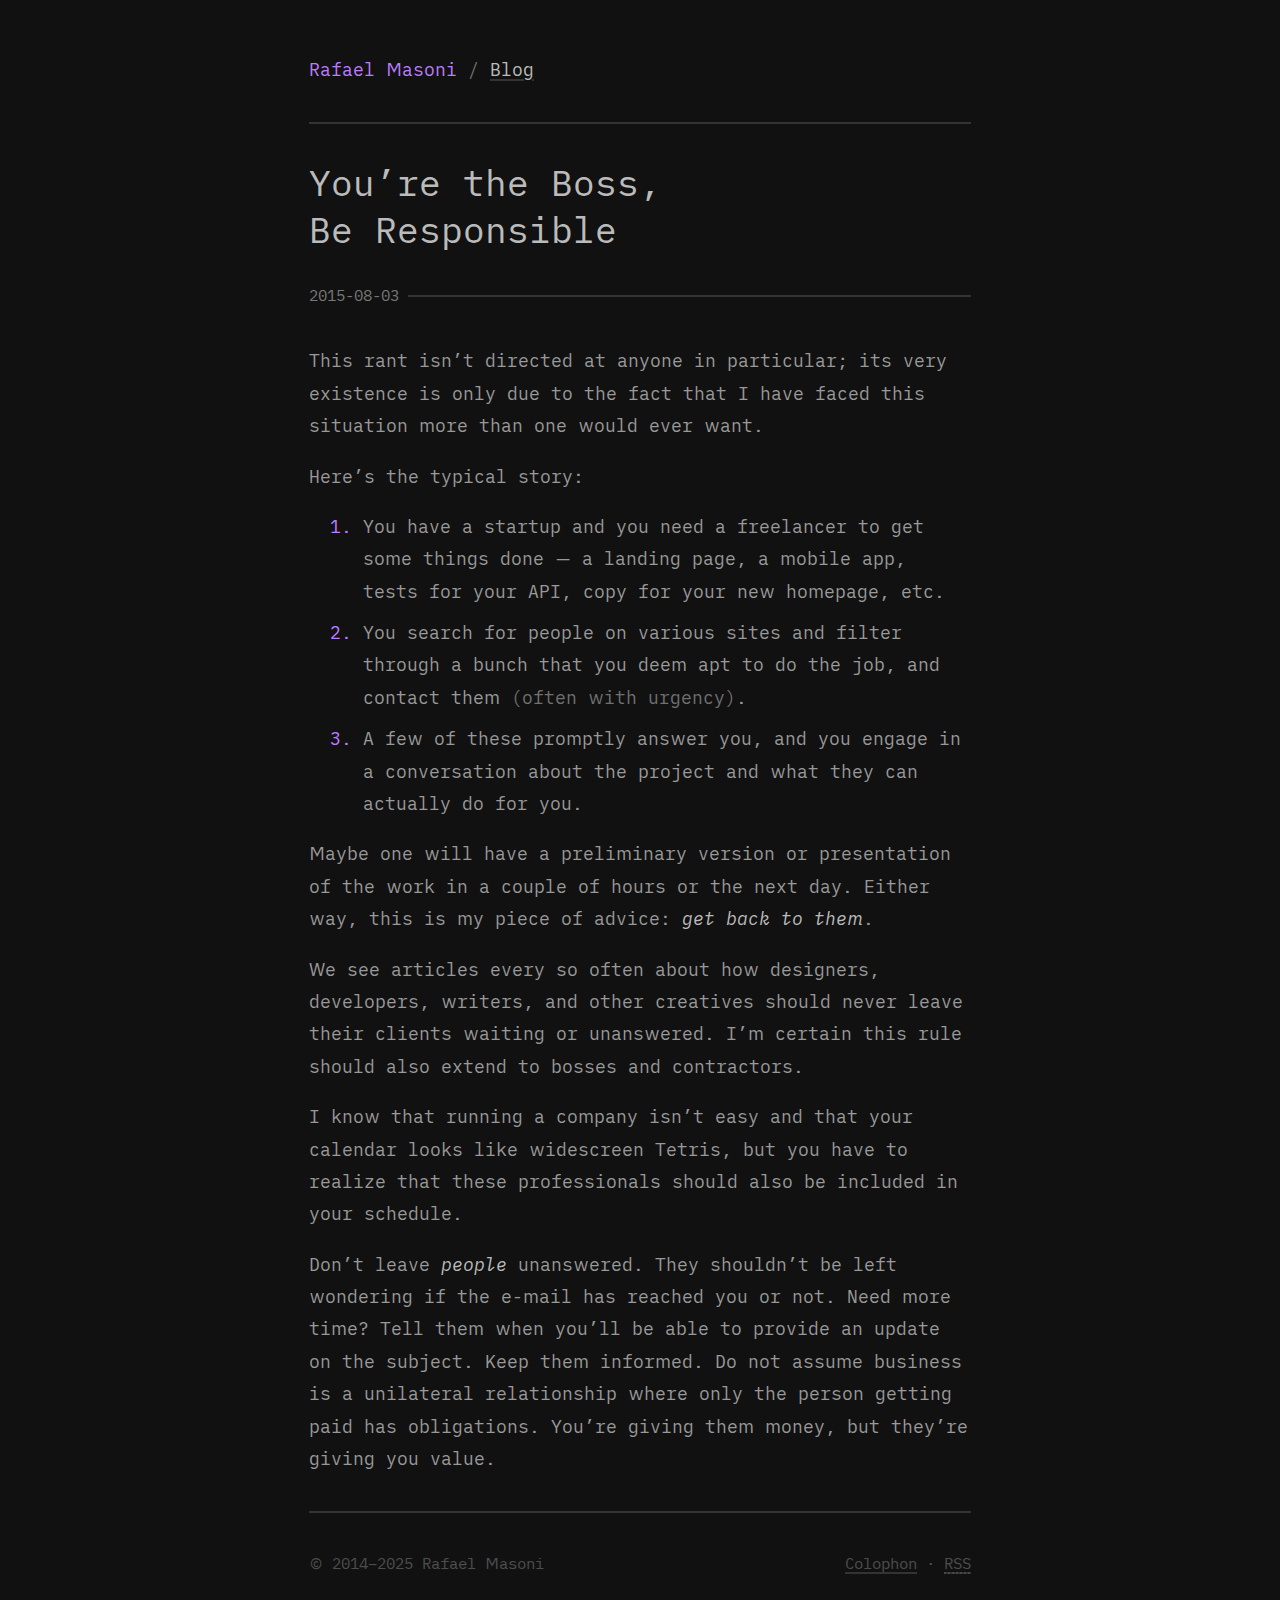
<file: blog/youre-the-boss-be-responsible.html>
<!doctype html>
<html lang="en">
  <head>
    <meta charset="utf-8">
    <meta name="viewport" content="width=device-width, initial-scale=1">

    <meta name="generator" content="AstroNvim">

    <meta name="theme-color" content="#111111">
    <link rel="icon" href="../img/favicon.ico" sizes="32x32">
    <link rel="icon" href="../img/icon.svg" type="image/svg+xml">
    <link rel="apple-touch-icon" href="../img/apple-touch-icon.png">
    <meta property="og:image" content="https://rmasoni.com/img/ograph/blog/youre-the-boss-be-responsible.webp">

    <link rel="alternate" type="application/rss+xml" title="Rafael Masoni’s Blog" href="../feed.xml">
    <link rel="me" href="https://mastodon.social/@rmasoni">

    <link rel="stylesheet" href="../css/styles.css">

    <title>Following Bad Practices | Rafael Masoni</title>
  </head>
  <body>

    <header class="site__header">
      <a class="site__title" href="../index.html">Rafael Masoni</a>
      <span class="muted">/</span>
      <a href="../index.html">Blog</a>
    </header>

    <main class="site__body">
      <article class="post">
        <header class="post__header">
          <h1 class="post__title">You’re the Boss, Be Responsible</h1>
          <div class="post__meta">
            <time class="post__date" datetime="2015-08-03">2015-08-03</time>
          </div>
        </header>
        <section class="post__body">
          <p>This rant isn’t directed at anyone in particular; its very existence is only due to the fact that I have faced this situation more than one would ever want.</p>
          <p>Here’s the typical story:</p>
          <ol>
            <li><p>You have a startup and you need a freelancer to get some things done — a landing page, a mobile app, tests for your API, copy for your new homepage, etc.</p>
            </li>
            <li><p>You search for people on various sites and filter through a bunch that you deem apt to do the job, and contact them <span class="muted">(often with urgency)</span>.</p>
            </li>
            <li><p>A few of these promptly answer you, and you engage in a conversation about the project and what they can actually do for you.</p>
            </li>
          </ol>
          <p>Maybe one will have a preliminary version or presentation of the work in a couple of hours or the next day. Either way, this is my piece of advice: <em>get back to them</em>.</p>
          <p>We see articles every so often about how designers, developers, writers, and other creatives should never leave their clients waiting or unanswered. I’m certain this rule should also extend to bosses and contractors.</p>
          <p>I know that running a company isn’t easy and that your calendar looks like widescreen Tetris, but you have to realize that these professionals should also be included in your schedule.</p>
          <p>Don’t leave <em>people</em> unanswered. They shouldn’t be left wondering if the e-mail has reached you or not. Need more time? Tell them when you’ll be able to provide an update on the subject. Keep them informed. Do not assume business is a unilateral relationship where only the person getting paid has obligations. You’re giving them money, but they’re giving you value.</p>
        </section>
        <footer class="post__footer">

        </footer>
      </article>
    </main>

    <footer class="site__footer">
      <p>&copy; <time>2014</time>–<time>2025</time> Rafael Masoni</p>
      <nav class="site__footer-menu">
        <a class="site__footer-link" href="../colophon.html">Colophon</a>
        <span aria-hidden="true">&middot;</span>
        <a class="site__footer-link" href="../feed.xml"><abbr title="Really Simple Syndication">RSS</abbr></a>
      </nav>
    </footer>

  </body>
</html>
</file>
<file: css/styles.css>
:root {
  --c-darkest: #111;
  --c-darker: #333;
  --c-dark: #777;
  --c-light: #999;
  --c-lighter: #bbb;
  --c-lightest: #eee;
  --c-purple: #bb7dff;

  --fs-xxl: 2rem;
  --fs-xl: 1.75rem;
  --fs-l: 1.25rem;
  --fs-m: 1rem;
  --fs-s: .875rem;
  --fs-xs: .75rem;
  --fs-xxs: .6rem;
  --font: "iA Writer Duo", monospace;

  --site-padding: 3rem;
}

@font-face {
  font-family: "iA Writer Duo";
  font-style: normal;
  font-weight: normal;
  src: url("../fonts/iAWriterDuoS-Regular.woff2") format("woff2");
}

@font-face {
  font-family: "iA Writer Duo";
  font-style: normal;
  font-weight: bold;
  src: url("../fonts/iAWriterDuoS-Bold.woff2") format("woff2");
}

@font-face {
  font-family: "iA Writer Duo";
  font-style: italic;
  font-weight: normal;
  src: url("../fonts/iAWriterDuoS-Italic.woff2") format("woff2");
}

@font-face {
  font-family: "iA Writer Duo";
  font-style: italic;
  font-weight: bold;
  src: url("../fonts/iAWriterDuoS-BoldItalic.woff2") format("woff2");
}

::selection {
  background: hsl(from var(--c-purple) h s l / .2);
  color: hsl(from var(--c-lighter) h s l);
}

html {
  background: hsl(from var(--c-darkest) h s l);
  color: hsl(from var(--c-light) h s l);
  display: grid;
  font-family: var(--font);
  font-size: 18px;
  line-height: 1.5;

  @media (max-width: 90ch) {
    & {
      font-size: 16px;
    }
  }

  @media (max-width: 70ch) {
    & {
      font-size: 14px;
    }
  }
}

body {
  box-sizing: border-box;
  justify-self: center;
  line-height: 1.8;
  margin: 0;
  padding: var(--site-padding);
  width: min(70ch, 100%);

  @media (max-width: 90ch) {
    & {
      --site-padding: 2rem;
    }
  }

  @media (max-width: 70ch) {
    & {
      --site-padding: 1rem;
    }
  }
}

:not(a) > abbr[title]:hover {
  color: hsl(from var(--c-light) h s l);
  cursor: help;
  text-decoration-color: hsl(from var(--c-dark) h s l);
  text-decoration-line: underline;
  text-decoration-style: wavy;
  text-underline-offset: 3px;
  text-decoration-thickness: 2px;
}

a {
  color: hsl(from var(--c-lighter) h s l);
  text-decoration-color: hsl(from var(--c-darker) h s l);
  text-decoration-skip-ink: all;
  text-decoration-thickness: 2px;
  text-underline-offset: 3px;

  &:hover,
  &:focus {
    color: hsl(from var(--c-lightest) h s l);
    text-decoration-color: hsl(from var(--c-purple) h s l);

    &[href^="http"]::after {
      color: hsl(from var(--c-purple) h s l);
    }
  }

  &[href^="http"]::after {
    content: "\00a0↗"; /* Non-breaking space ftw */
    color: hsl(from var(--c-dark) h s l);
    font-size: var(--fs-s);
    font-weight: bold;
    margin-left: -.2rem;
  }
}

strong,
em {
  color: hsl(from var(--c-lighter) h s l);
}

i {
  font-style: normal;
}

h1,
h2,
h3,
h4 {
  color: hsl(from var(--c-lighter) h s l);
  font-weight: normal;
  line-height: 1.3;
  text-wrap: balance;
}

h2,
h3,
h4 {
  margin: 2rem 0;
}

h1 {
  font-size: var(--fs-xxl);
  margin: 0;

  @media (max-width: 70ch) {
    & {
      font-size: var(--fs-xl);
    }
  }
}

h2 {
  font-size: var(--fs-l);
}

h3 {
  font-size: var(--fs-m);
}

p {
  margin: 0;
}

p + p {
  margin-top: 1rem;
}

ul,
ol {
  padding-inline-start: 3rem;
}

ul {
  list-style-type: square;
}

li {
  margin-block: .5rem;

  &::marker {
    color: hsl(from var(--c-purple) h s l);
  }
}

figure.image--featured {
  background-color: hsl(from var(--c-darker) h s l / 40%);
  display: grid;
  justify-content: center;
  line-height: 0;
  margin: 2rem calc(var(--site-padding) * -1);
  padding: .5rem;

  img {
    max-width: 100%;
  }

  figcaption {
    box-sizing: border-box;
    color: hsl(from var(--c-dark) h s l);
    display: block;
    font-size: var(--fs-xs);
    font-style: italic;
    line-height: 1.3;
    padding: .5rem calc(var(--site-padding) - .5rem) 0;
    width: 100%;
  }
}

.image__grid {
  display: grid;
  gap: .5rem;
  grid-template-columns: repeat(auto-fit, minmax(min(45%, 100%), 1fr));

  img {
    border-radius: .25rem;
  }
}

.image__grid--small {
  grid-template-columns: repeat(auto-fit, minmax(min(20%, 50%), 1fr));
}

.image__grid--checkered {

  & img {
    order: var(--grid-order);
  }

  & img:nth-child(4n-1) {
    order: calc(var(--grid-order) + 1);
  }

  & img:nth-child(4n) {
    order: calc(var(--grid-order) - 1);
  }

}

hr {
  border: none;
  border-top: 2px solid hsl(from var(--c-darker) h s l);
  margin-block: 2rem;
  width: 20%;
}

.muted {
  opacity: .7;
}

.site__body {
  border-block: 2px solid hsl(from var(--c-darker) h s l);
  margin-block: 2rem;
  padding-block: 2rem;
}

.site__footer {
  align-items: center;
  color: hsl(from var(--c-dark) h s 30%);
  display: flex;
  font-size: var(--fs-s);
  justify-content: space-between;

  a:not(:hover):not(:focus) {
    color: inherit;
  }
}

.site__title {
  color: hsl(from var(--c-purple) h s l);
  text-decoration: none;

  &:hover,
  &:focus {
    color: hsl(from var(--c-purple) h 100% 80%);
  }
}

.site__tagline {
  color: hsl(from var(--c-dark) h s l);
  font-size: var(--fs-s);
}

.site__menu {
  font-size: var(--fs-s);
  margin-top: 2rem;
}

.site__menu-item {
  align-items: center;
  border: 2px solid hsl(from var(--c-darker) h s l);
  border-radius: .6em;
  color: hsl(from var(--c-lighter) h s l);
  display: inline-flex;
  gap: .5em;
  padding: .2em .5em;
  text-decoration: none;

  &.site__menu-item--active {
    color: hsl(from var(--c-purple) h s l);
  }

  &:hover,
  &:focus {
    background-color: hsl(from var(--c-purple) h s l / .2);
    border-color: hsl(from var(--c-purple) h s l);
    color: hsl(from var(--c-lightest) h s l);
  }
}

.site__menu-icon {
  fill: none;
  stroke: currentcolor;
  stroke-linecap: round;
  stroke-linejoin: round;
  stroke-width: 1px;
  width: 1.125rem;
}


/* Post List */

.posts__list {
  list-style: none;
  margin: 0;
  padding: 0;
}

.posts__item {
  margin: .5rem 0;
}

.posts__date {
  color: hsl(from var(--c-dark) h s l);
  font-size: var(--fs-xs);
  vertical-align: middle;

  @media (max-width: 70ch) {
    & {
      display: block;
    }
  }
}


/* Blog Post */

.post__header {
  margin-block-end: 2rem;
}

.post__title {
  margin-bottom: 1.5rem;
}

.post__meta {
  background: linear-gradient(to bottom, transparent 50%,  hsl(from var(--c-darker) h s l) 50%, hsl(from var(--c-darker) h s l) calc(50% + 2px), transparent calc(50% + 2px));
  color: hsl(from var(--c-dark) h s l);
  font-size: var(--fs-s);
}

.post__date {
  background: hsl(from var(--c-darkest) h s l);
  padding-inline-end: .5rem;
}

.post__body {
  text-wrap: pretty;
}


/* My App Stack */

.app__list {
  background-color: hsl(from var(--c-darker) h s l / 15%);
  border: 2px solid hsl(from var(--c-darker) h s l / 50%);
  border-radius: 1rem;
  box-sizing: border-box;
  display: grid;
  gap: 2rem 1rem;
  grid-template-columns: repeat(auto-fit, minmax(100px, 1fr));
  justify-content: center;
  list-style: none;
  margin-block: 2rem;
  padding: 1rem;
}

.app__item {
  margin: 0;
}

.app__link {
  display: block;
  line-height: 1;
  text-align: center;
  text-decoration: none;

  &:hover,
  &:focus {
    color: hsl(from var(--c-lightest) h s l);
    font-weight: bold;

    .app__icon {
      transform: scale(1.1);
    }
  }

  &::after {
    display: none !important;
  }
}

.app__icon {
  max-width: 100%;
  transition: transform 150ms;
}

.app__name {
  display: block;
  font-size: var(--fs-xxs);
  margin-block-start: .5rem;
}

.app__description {
  color: hsl(from var(--c-dark) h s l);
  font-size: var(--fs-s);
  line-height: 1.5;
}


/* Work */

.work {
  list-style: none;
  padding: 0;
}

.work__item {
  margin: 0;
}

.work__period {
  border: 2px solid hsl(from var(--c-darker) h s l);
  border-radius: .5rem;
  color: hsl(from var(--c-dark) h s l);
  display: inline-block;
  font-size: var(--fs-xs);
  line-height: 2.1;
  padding: 0 .5rem;
}

.work__title {
  border-inline-start: 2px solid hsl(from var(--c-darker) h s l);
  font-size: var(--fs-s);
  margin: 0;
  margin-inline-start: 1rem;
  padding-block: 1rem .5rem;
  padding-inline-start: 1rem;
}

.work__description {
  border-inline-start: 2px solid hsl(from var(--c-darker) h s l);
  font-size: var(--fs-xs);
  margin-inline-start: 1rem;
  padding-block-end: 1rem;
  padding-inline-start: 1rem;
}
</file>
